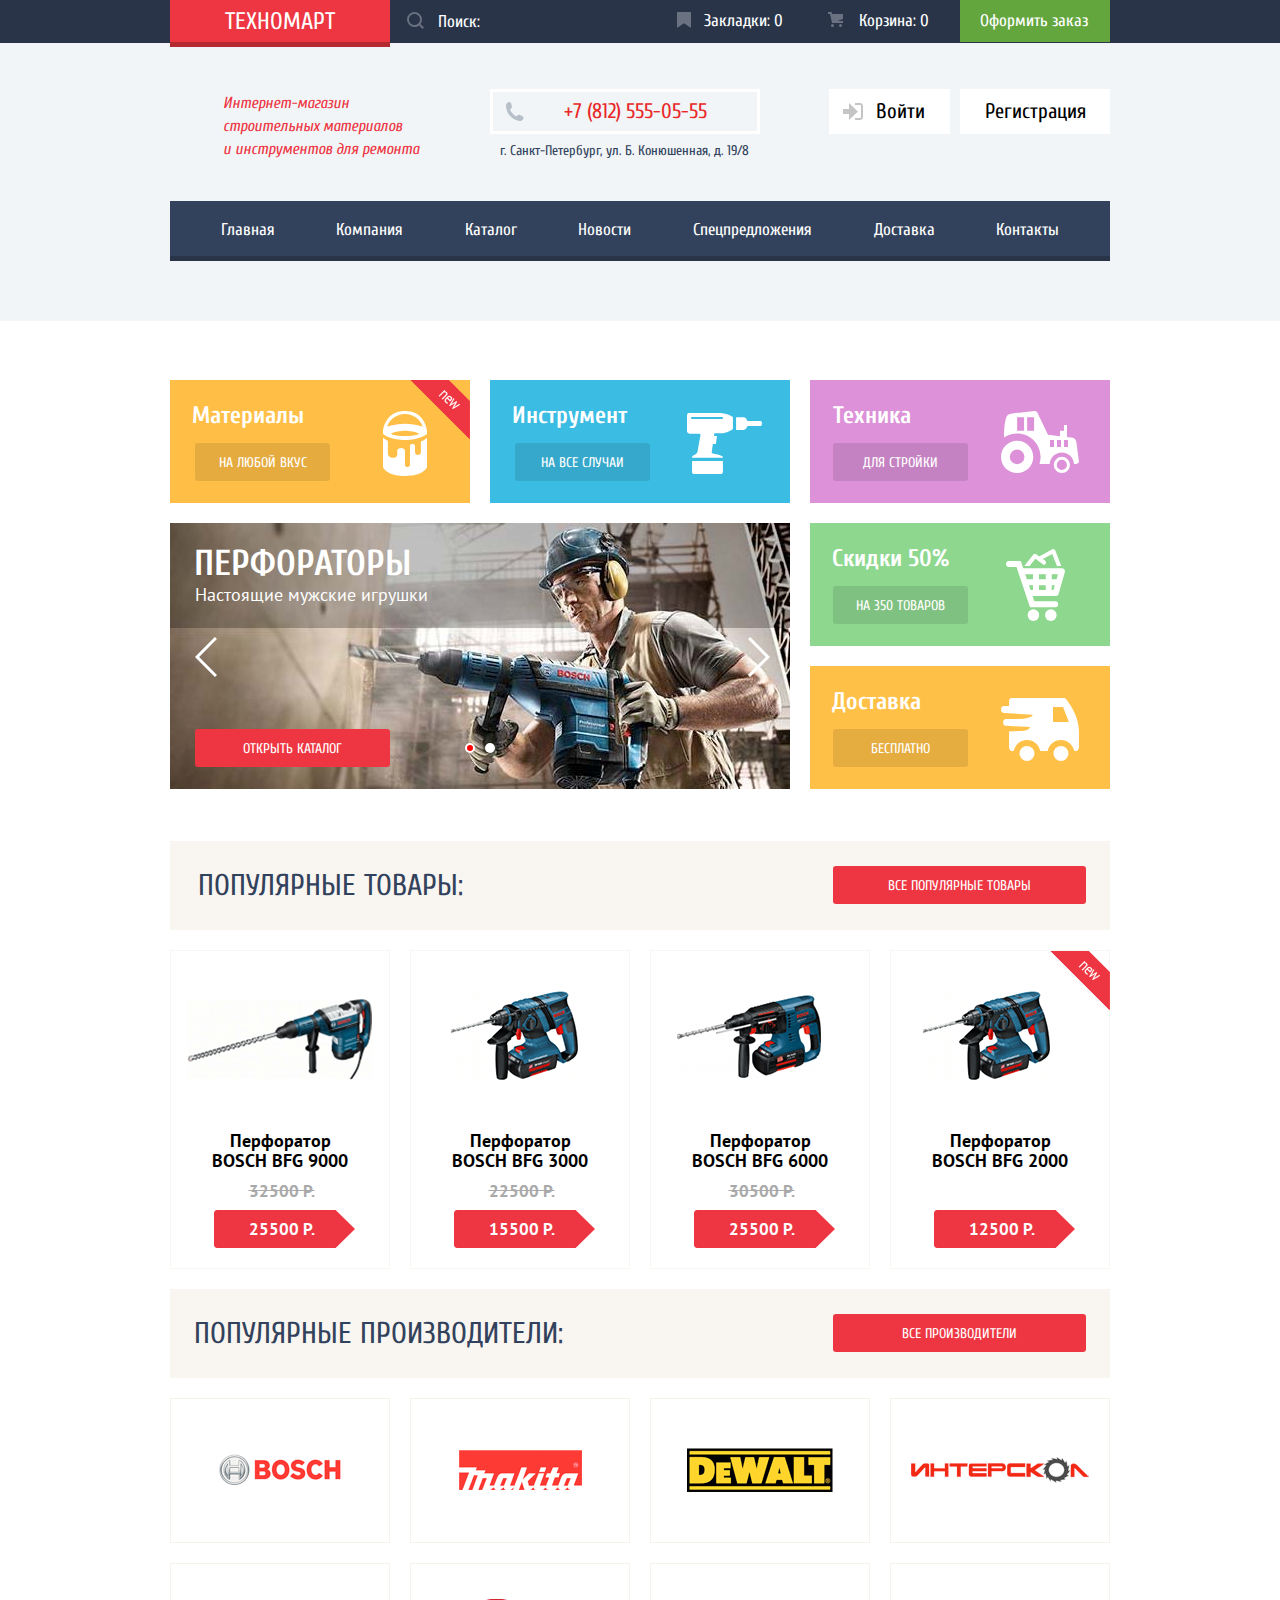
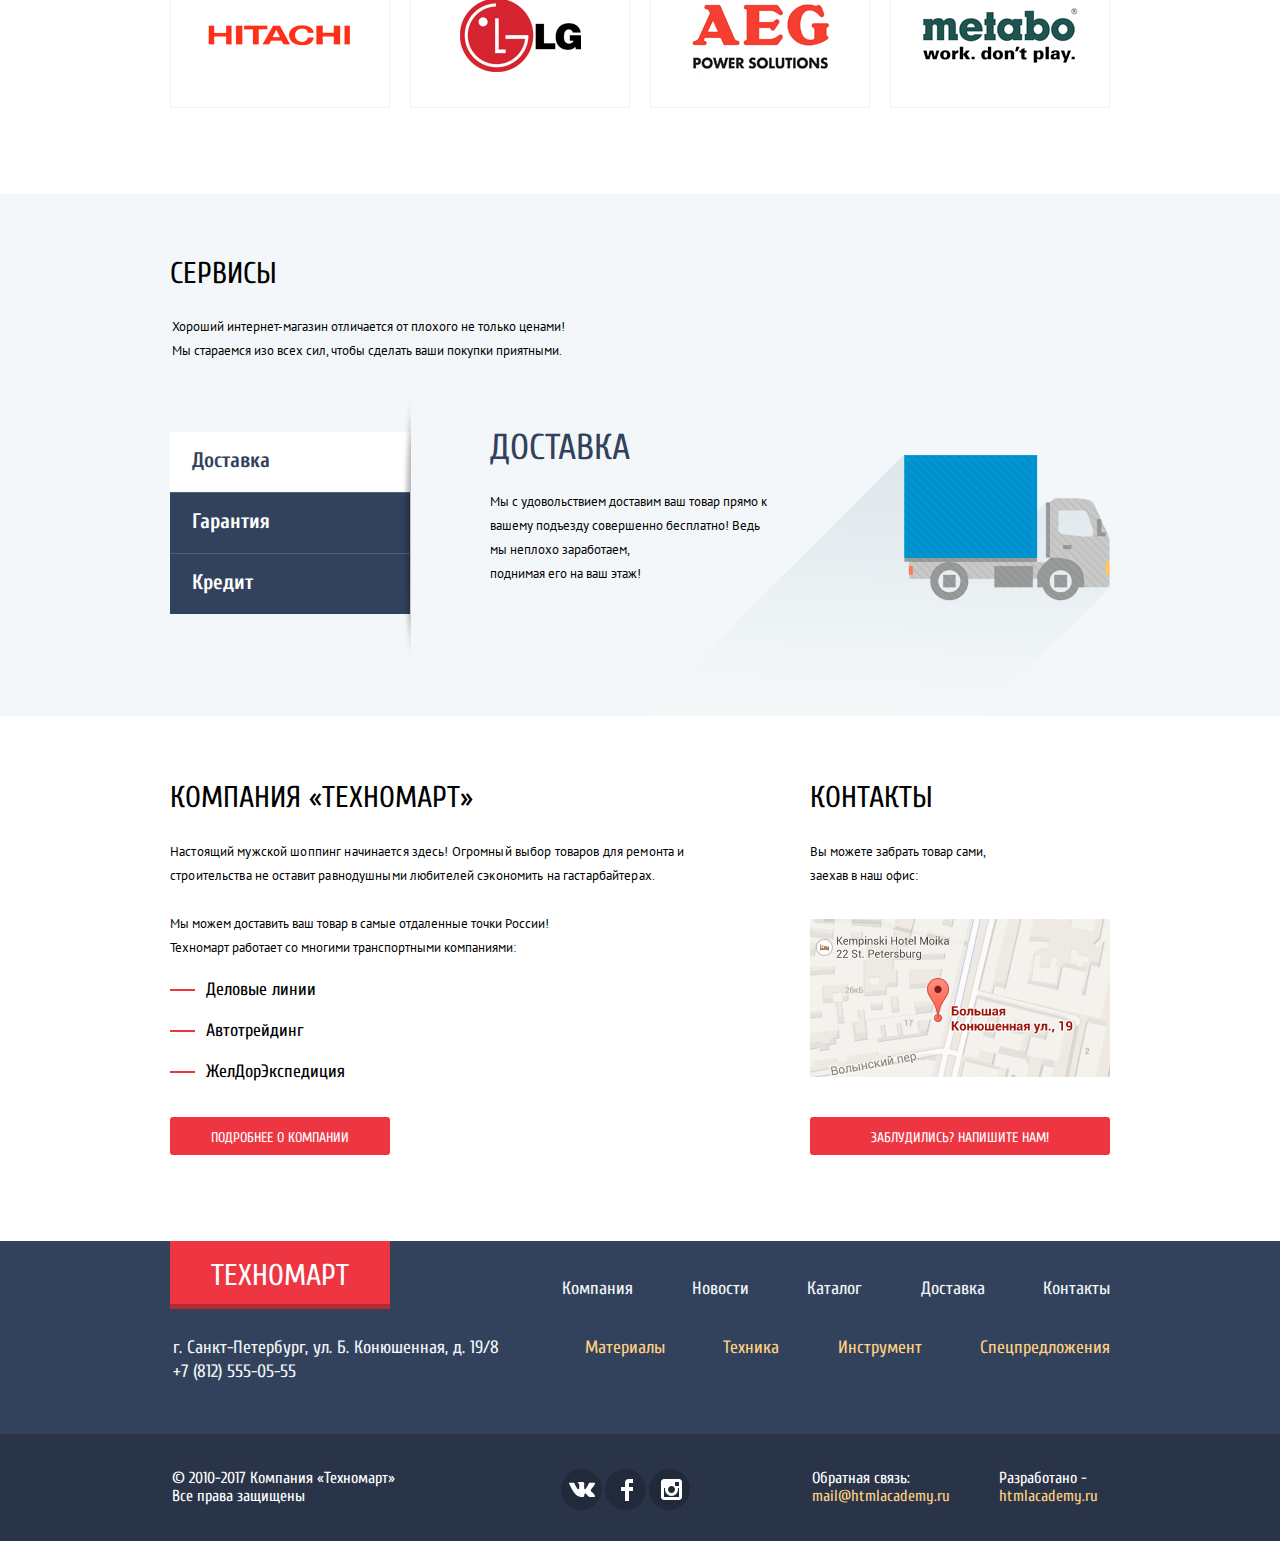
<file: index.html>
<!DOCTYPE html>
<html lang="ru">

<head>
    <meta charset="utf-8">
    <title>HTML Academy: Техномарт</title>
    <link href="https://fonts.googleapis.com/css?family=PT+Sans:400,400i,700&amp;subset=cyrillic" rel="stylesheet">
    <link href="https://fonts.googleapis.com/css?family=Cuprum:400,400i,700&amp;subset=cyrillic" rel="stylesheet">
    <link href="css/normalize.css" rel="stylesheet">
    <link href="css/style.css" rel="stylesheet">
</head>

<body>
    <header class="main-header">
        <div class="main-user-navigation-wrap">
            <nav class="main-user-navigation container">
                <ul class="user-navigation container">
                    <li>
                        <div class="site-logo">
                            <span class="logo-text">ТЕХНОМАРТ</span>
                        </div>
                    </li>
                    <li>
                        <label for="search-field">
                            <input class="search-item" type="search" name="site-search" id="search-field" placeholder="Поиск:">
                        </label>
                    </li>
                    <li><a class="bookmarks" href="#">Закладки: 0</a></li>
                    <li><a class="cart" href="#">Корзина: 0</a></li>
                    <li><a class="checkout" href="#">Оформить заказ</a></li>
                </ul>
            </nav>
        </div>
        <div class="menu-info-block">
            <div class="menu-info-subblock container">
                <div class="header-description-wrap">
                    <p class="header-site-description">
                        Интернет-магазин строительных материалов&nbsp;&nbsp;&nbsp;&nbsp; и инструментов для ремонта
                    </p>
                </div>
                <ul class="header-contacts">
                    <li class="phone">+7 (812) 555-05-55</li>
                    <li class="location">г. Санкт-Петербург, ул. Б. Конюшенная, д. 19/8</li>
                </ul>
                <nav class="user-account-control">
                    <ul class="user-navigation">
                        <li><a class="user-login" href="login.html">Войти</a></li>
                        <li><a class="user-registration" href="registration.html">Регистрация</a></li>
                    </ul>
                </nav>
            </div>
            <nav class="main-navigation container">
                <ul class="site-navigation container">
                    <li><a class="main-menu-item index">Главная</a></li>
                    <li><a class="main-menu-item company" href="company.html">Компания</a></li>
                    <li><a class="main-menu-item catalog-link" href="catalog.html">Каталог</a></li>
                    <li><a class="main-menu-item news" href="news.html">Новости</a></li>
                    <li><a class="main-menu-item special" href="special.html">Спецпредложения</a></li>
                    <li><a class="main-menu-item delivery" href="delivery.html">Доставка</a></li>
                    <li><a class="main-menu-item contacts" href="contacts.html">Контакты</a></li>
                </ul>
            </nav>
        </div>
    </header>

    <main class="content">
        <h1 class="visually-hidden">Товары и промо</h1>
        <section class="promo-blocks container">
            <ul class="promo-list">
                <li class="promo-item materials">
                    <h2>Материалы</h2>
                    <a href="#">На любой вкус</a>
                </li>
                <li class="promo-item instruments">
                    <h2>Инструмент</h2>
                    <a href="#">На все случаи</a>
                </li>
                <li class="promo-item vehicle">
                    <h2>Техника</h2>
                    <a href="#">Для стройки</a>
                </li>
                <li class="promo-slider">
                    <input class="visually-hidden toggle-promo-1" type="radio" name="promo-toggle" id="promo-slider-1" checked>
                    <input class="visually-hidden toggle-promo-2" type="radio" name="promo-toggle" id="promo-slider-2">
                    <div class="promo-slider-control">
                        <label for="promo-slider-1"><i class="promo--1"></i></label>
                        <label for="promo-slider-2"><i class="promo--2"></i></label>
                    </div>
                    <ul class="promo-slider-list">
                        <li class="promo-slider-item">
                            <h3>ПЕРФОРАТОРЫ</h3>
                            <p>Настоящие мужские игрушки</p>
                            <a class="button" href="catalog.html">Открыть каталог</a>
                        </li>
                        <li class="promo-slider-item">
                            <h3>ДРЕЛИ</h3>
                            <p>Соседям на радость!</p>
                            <a class="button" href="catalog.html">Открыть каталог</a>
                        </li>
                    </ul>
                    <label for="promo-slider-1"><span class="left-arrow"></span></label>
                    <label for="promo-slider-2"><span class="right-arrow"></span></label>
                </li>
                <li class="promo-item promo-column">
                    <div class="discount">
                        <h2>Скидки 50%</h2>
                        <a href="#">На 350 товаров</a>
                    </div>
                    <div class="delivery">
                        <h2>Доставка</h2>
                        <a href="#">Бесплатно</a>
                    </div>
                </li>
            </ul>
        </section>
        <section class="product-blocks container">
            <div class="popular-products">
                <h2>Популярные товары:</h2>
                <a href="#">Все популярные товары</a>
            </div>
            <ul class="product-list">
                <li class="product-item">
                    <div class="img-wrap">
                        <img src="img/bfg-9000.png" width="184" height="164" alt="BOSCH BFG 9000">
                    </div>
                    <div class="price-wrap">
                        <h3>Перфоратор BOSCH BFG 9000</h3>
                        <s>32500 Р.</s>
                        <b>25500 Р.</b>
                    </div>
                    <div class="product-hover-buttons">
                        <a class="button buy-button" href="#">Купить</a>
                        <button class="button add-bookmark-button" type="button">В закладки</button>
                    </div>
                </li>
                <li class="product-item">
                    <div class="img-wrap">
                        <img src="img/bfg-3000.png" width="127" height="112" alt="BOSCH BFG 3000">
                    </div>
                    <div class="price-wrap">
                        <h3>Перфоратор BOSCH BFG 3000</h3>
                        <s>22500 Р.</s>
                        <b>15500 Р.</b>
                    </div>
                    <div class="product-hover-buttons">
                        <a class="button buy-button" href="#">Купить</a>
                        <button class="button add-bookmark-button" type="button">В закладки</button>
                    </div>
                </li>
                <li class="product-item">
                    <div class="img-wrap">
                        <img src="img/bfg-6000.png" width="144" height="128" alt="BOSCH BFG 6000">
                    </div>
                    <div class="price-wrap">
                        <h3>Перфоратор BOSCH BFG 6000</h3>
                        <s>30500 Р.</s>
                        <b>25500 Р.</b>
                    </div>
                    <div class="product-hover-buttons">
                        <a class="button buy-button" href="#">Купить</a>
                        <button class="button add-bookmark-button" type="button">В закладки</button>
                    </div>
                </li>
                <li class="product-item">
                    <div class="img-wrap">
                        <img src="img/bfg-2000.png" width="127" height="112" alt="BOSCH BFG 2000">
                    </div>
                    <div class="price-wrap">
                        <h3>Перфоратор BOSCH BFG 2000</h3>
                        <span class="hidden-price">Старая цена</span>
                        <b>12500 Р.</b>
                    </div>
                    <div class="product-hover-buttons">
                        <a class="button buy-button" href="#">Купить</a>
                        <button class="button add-bookmark-button" type="button">В закладки</button>
                    </div>
                </li>
            </ul>
        </section>
        <section class="producer-blocks container">
            <div class="popular-producers">
                <h2>Популярные производители:</h2>
                <a href="#">Все производители</a>
            </div>
            <ul class="producer-list">
                <li class="producer-item">
                    <h3 class="visually-hidden">BOSCH</h3>
                    <a href="#"><img src="img/bosch-logo.png" width="126" height="37" alt="Bosch"></a>
                </li>
                <li class="producer-item">
                    <h3 class="visually-hidden">MAKITA</h3>
                    <a href="#"><img src="img/makita-logo.png" width="123" height="40" alt="Makita"></a>
                </li>
                <li class="producer-item">
                    <h3 class="visually-hidden">DeWALT</h3>
                    <a href="#"><img src="img/dewalt-logo.png" width="146" height="44" alt="DeWALT"></a>
                </li>
                <li class="producer-item">
                    <h3 class="visually-hidden">ИНТЕРСКОЛ</h3>
                    <a href="#"><img src="img/interscol-logo.png" width="178" height="28" alt="Интерскол"></a>
                </li>
                <li class="producer-item">
                    <h3 class="visually-hidden">HITACHI</h3>
                    <a href="#"><img src="img/hitachi-logo.png" width="169" height="31" alt="Hitachi"></a>
                </li>
                <li class="producer-item">
                    <h3 class="visually-hidden">LG</h3>
                    <a href="#"><img src="img/lg-logo.png" width="121" height="73" alt="LG"></a>
                </li>
                <li class="producer-item">
                    <h3 class="visually-hidden">AEG</h3>
                    <a href="#"><img src="img/aeg-logo.png" width="151" height="96" alt="AEG"></a>
                </li>
                <li class="producer-item">
                    <h3 class="visually-hidden">METABO</h3>
                    <a href="#"><img src="img/metabo-logo.png" width="204" height="69" alt="Metabo"></a>
                </li>
            </ul>
        </section>
        <div class="service-block-wrap">
            <section class="service-block container">
                <div class="service-article-wrap">
                    <h2>Сервисы</h2>
                    <p>Хороший интернет-магазин отличается от плохого не только ценами! Мы стараемся изо всех сил, чтобы сделать ваши покупки приятными.</p>
                </div>
                <div class="service-slider">
                    <input class="visually-hidden toggle-service-1" name="service-slider-group" id="delivery" type="radio" checked>
                    <input class="visually-hidden toggle-service-2" name="service-slider-group" id="guarantee" type="radio">
                    <input class="visually-hidden toggle-service-3" name="service-slider-group" id="credit" type="radio">
                    <div class="service-slider-control">
                        <label for="delivery">
                            <span class="delivery-active slider-button-wrap">
                                <span class="button-text">Доставка</span>
                            </span>
                        </label>
                        <label for="guarantee">
                            <span class="guarantee-active slider-button-wrap">
                                <span class="button-text">Гарантия</span>
                            </span>
                        </label>
                        <label for="credit">
                            <span class="credit-active slider-button-wrap">
                                <span class="button-text">Кредит</span>
                            </span>
                        </label>
                    </div>
                    <ul class="service-slider-list">
                        <li class="service-slider-item">
                            <h3>ДОСТАВКА</h3>
                            <p class="delivery-description">
                                Мы с удовольствием доставим ваш товар прямо к вашему подъезду совершенно бесплатно! Ведь мы неплохо заработаем, <br> поднимая его на ваш этаж!
                            </p>
                        </li>
                        <li class="service-slider-item">
                            <h3>ГАРАНТИЯ</h3>
                            <p class="guarantee-description">
                                Если купленный у нас товар поломается или заискрит, а также в случае пожара, спровоцированного его возгаранием, вы всегда можете быть уверены в нашей гарантии. Мы обменяем сгоревший товар на новый. Дом уж восстановите как-нибудь сами.
                            </p>
                        </li>
                        <li class="service-slider-item">
                            <h3>КРЕДИТ</h3>
                            <p class="credit-description">
                                Залезть в долговую яму стало проще! Кредитные консультанты придут вам на помощь.
                            </p>
                            <a href="#">Отправить заявку</a>
                        </li>
                    </ul>
                </div>

            </section>
        </div>
        <section class="about-block container">
            <h2 class="visually-hidden">О компании</h2>
            <section class="about-us">
                <h3>Компания «Техномарт»</h3>
                <div class="about-content-wrap">
                    <p>
                        Настоящий мужской шоппинг начинается здесь! Огромный выбор товаров для ремонта и строительства не оставит равнодушными любителей сэкономить на гастарбайтерах.
                    </p>
                    <p>
                        Мы можем доставить ваш товар в самые отдаленные точки России!<br> Техномарт работает со многими транспортными компаниями:
                    </p>
                    <ul>
                        <li>Деловые линии</li>
                        <li>Автотрейдинг</li>
                        <li>ЖелДорЭкспедиция</li>
                    </ul>
                </div>
                <a class="button about-us-button" href="#">Подробнее о компании</a>
            </section>
            <section class="contacts">
                <h3>Контакты</h3>
                <div class="contacts-content-wrap">
                    <p>Вы можете забрать товар сами, заехав в наш офис:</p>
                    <a href="#"><img src="img/map.png" width="300" height="158" alt="Карта проезда"></a>
                </div>
                <button class="write-us-button" type="button">Заблудились? Напишите нам!</button>
            </section>
        </section>
    </main>

    <footer class="main-footer">
        <div class="footer-navigation-wrap">
            <div class="footer-navigation-block container">
                <nav class="footer-navigation-row1">
                    <div class="footer-site-logo">
                        <span class="logo-text">ТЕХНОМАРТ</span>
                    </div>
                    <ul class="site-navigation">
                        <li><a class="footer-menu-item" href="company.html">Компания</a></li>
                        <li><a class="footer-menu-item" href="news.html">Новости</a></li>
                        <li><a class="footer-menu-item" href="catalog.html">Каталог</a></li>
                        <li><a class="footer-menu-item" href="delivery.html">Доставка</a></li>
                        <li><a class="footer-menu-item" href="contacts.html">Контакты</a></li>
                    </ul>
                </nav>
                <nav class="footer-navigation-row2 container">
                    <p class="footer-contacts">
                        г. Санкт-Петербург, ул. Б. Конюшенная, д. 19/8<br> +7 (812) 555-05-55
                    </p>
                    <ul class="site-navigation">
                        <li><a class="footer-menu-item" href="#">Материалы</a></li>
                        <li><a class="footer-menu-item" href="#">Техника</a></li>
                        <li><a class="footer-menu-item" href="#">Инструмент</a></li>
                        <li><a class="footer-menu-item" href="#">Спецпредложения</a></li>
                    </ul>
                </nav>
            </div>
        </div>
        <div class="footer-info-wrap">
            <div class="footer-info-block container">
                <p class="footer-copyright all-rights-reserved">
                    © 2010-2017 Компания «Техномарт» Все права защищены
                </p>
                <div class="footer-social">
                    <ul>
                        <li><a class="social-button vk-button" href="#"><span class="visually-hidden">Вконтакте</span></a></li>
                        <li><a class="social-button facebook-button" href="#"><span class="visually-hidden">Фейсбук</span></a></li>
                        <li><a class="social-button instagram-button" href="#"><span class="visually-hidden">Инстаграм</span></a></li>
                    </ul>
                </div>
                <div class="footer-links">
                    <p class="footer-copyright footer-mail">
                        Обратная связь:
                        <a href="#">mail@htmlacademy.ru</a>
                    </p>
                    <p class="footer-copyright footer-landing">
                        Разработано -
                        <a href="https://htmlacademy.ru">htmlacademy.ru</a>
                    </p>
                </div>
            </div>
        </div>
    </footer>

    <section class="modal modal-write-us">
        <h3 class="visually-hidden">Напишите нам!</h3>
        <div class="modal-write-us-wrap">
            <button class="modal-close" type="button"><span class="visually-hidden">Закрыть</span></button>
            <form class="feedback" action="#" method="post">
                <div class="form-fields-wrap container">
                    <div class="name-field">
                        <label for="user-name">Ваше имя:</label>
                        <input type="text" name="name" id="user-name" placeholder="Представьтесь, пожалуйста" required>
                    </div>
                    <div class="email-field">
                        <label for="user-email">Ващ e-mail:</label>
                        <input type="text" name="email" id="user-email" placeholder="Для отправки ответа" required>
                    </div>
                    <div class="message-field">
                        <label for="user-message">Текст письма:</label>
                        <textarea name="message" id="user-message" placeholder="В свободной форме"></textarea>
                    </div>
                </div>
                <div class="button-wrap">
                    <button class="button button-submit" type="submit">Отправить</button>
                </div>
            </form>
        </div>
    </section>

    <script>
        var popup = document.querySelector(".modal-write-us");
        var showPopup = document.querySelector(".write-us-button");
        var closePopup = popup.querySelector(".modal-close");
        var userName = popup.querySelector("[name=name]");

        showPopup.addEventListener("click", function(evt) {
            evt.preventDefault();
            popup.classList.add("modal-show");
            userName.focus();
        });
        closePopup.addEventListener("click", function(evt) {
            evt.preventDefault();
            popup.classList.remove("modal-show");
        });
        window.addEventListener("keydown", function(evt) {
            if (evt.keyCode === 27) {
                if (popup.classList.contains("modal-show")) {
                    popup.classList.remove("modal-show");
                }
            }
        });

    </script>

</body>
</file>
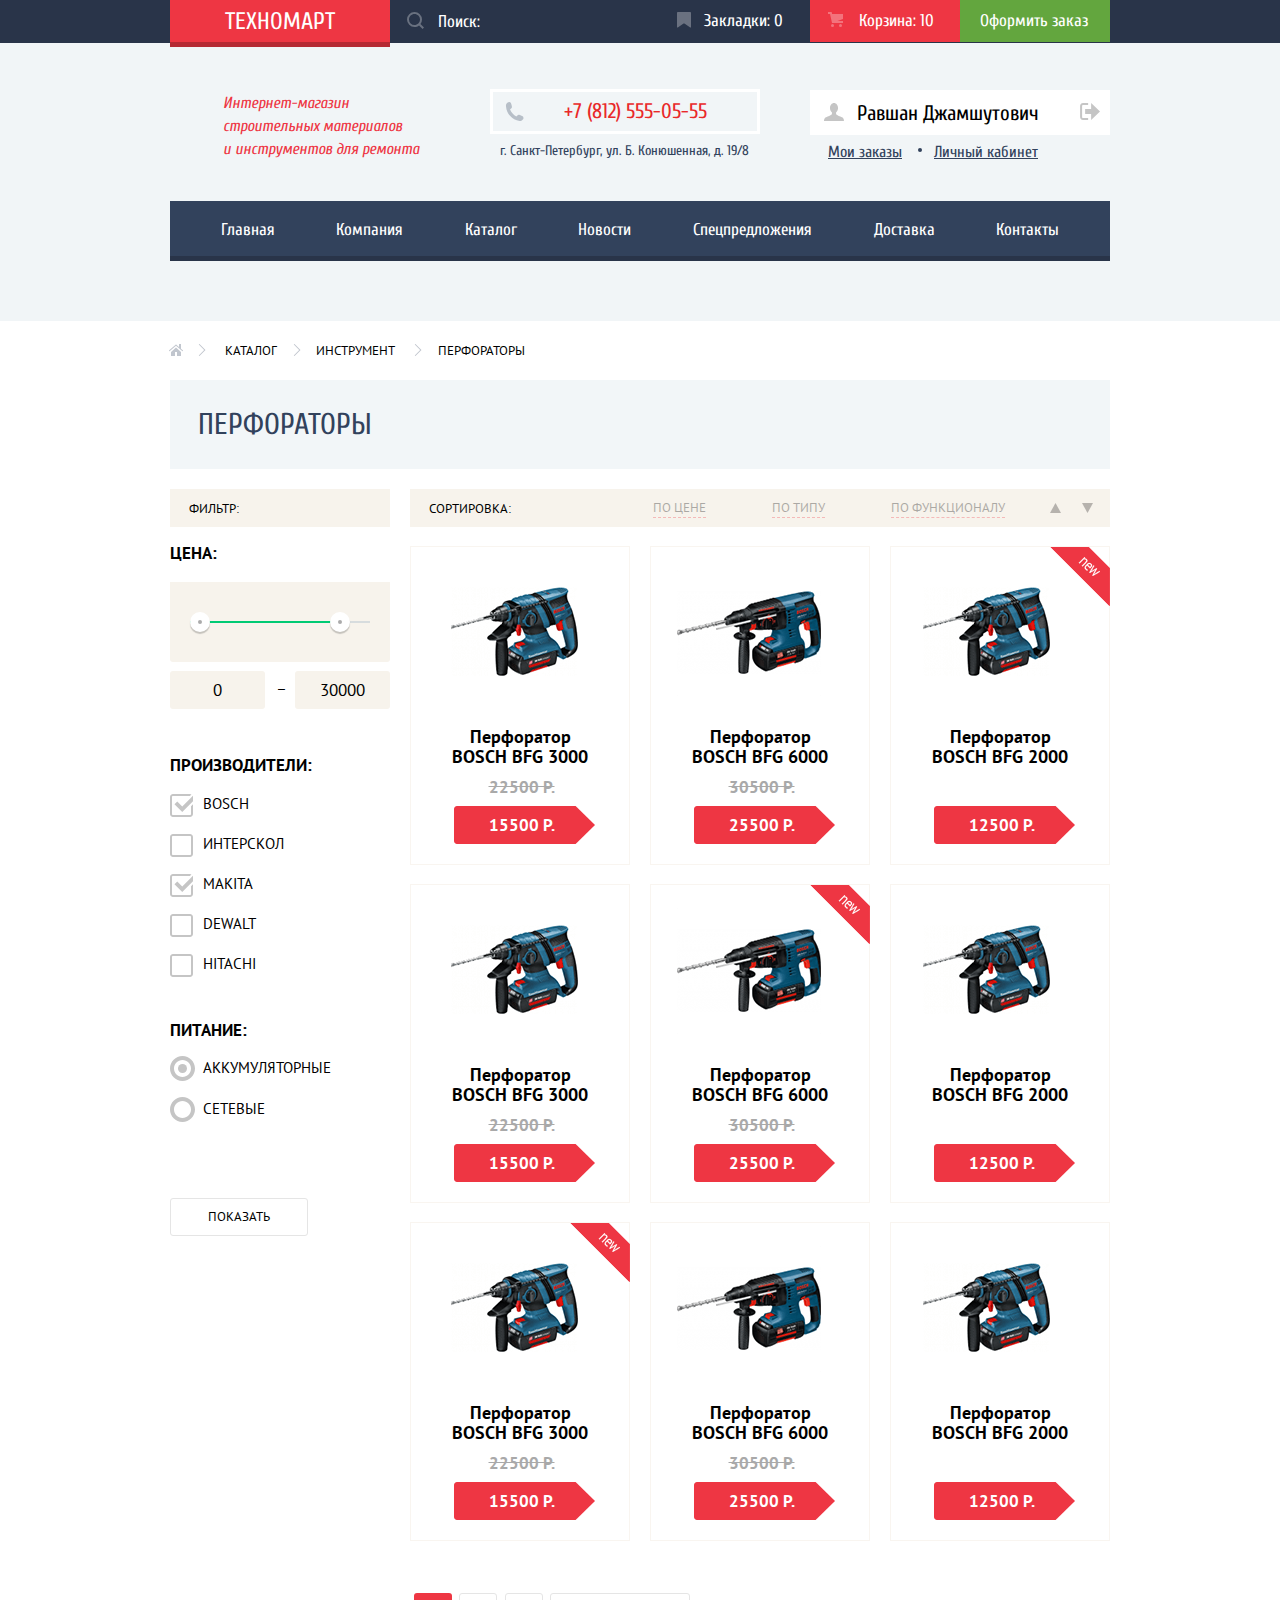
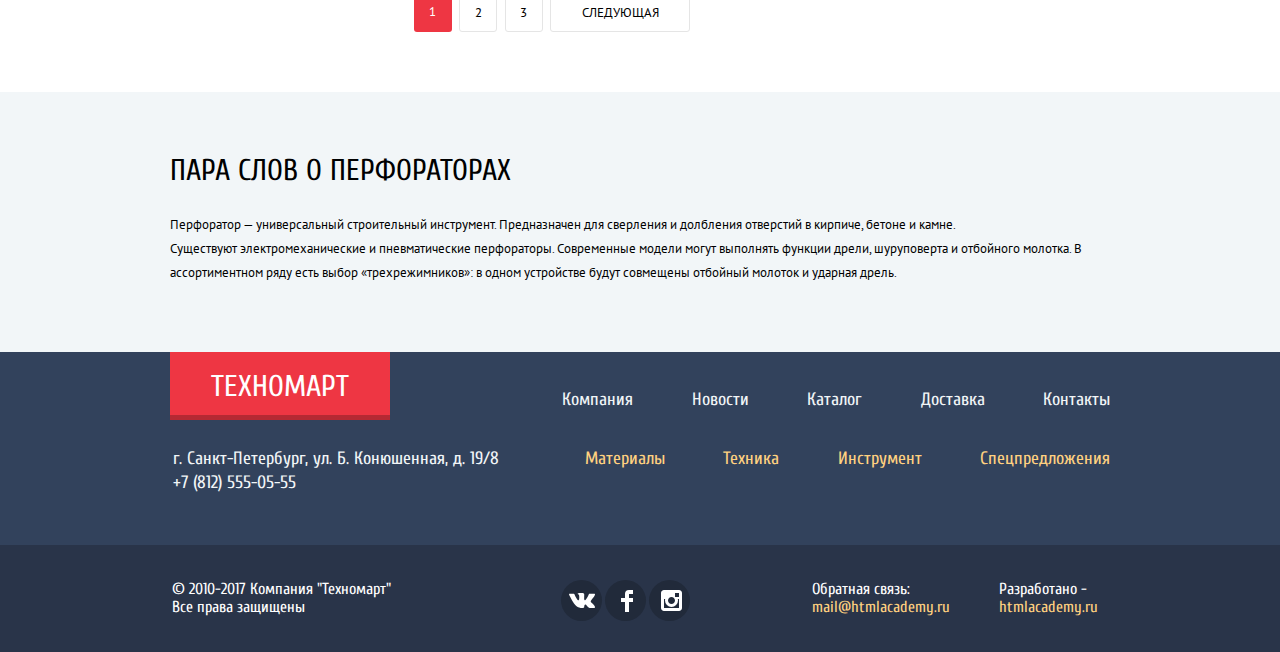
<file: catalog.html>
<!DOCTYPE html>
<html lang="ru">

<head>
    <meta charset="utf-8">
    <title>Каталог</title>
    <link href="https://fonts.googleapis.com/css?family=PT+Sans:400,400i,700&amp;subset=cyrillic" rel="stylesheet">
    <link href="https://fonts.googleapis.com/css?family=Cuprum:400,400i,700&amp;subset=cyrillic" rel="stylesheet">
    <link href="css/normalize.css" rel="stylesheet">
    <link href="css/style.css" rel="stylesheet">
</head>

<body>
    <header class="main-header catalog-header">
        <div class="main-user-navigation-wrap">
            <nav class="main-user-navigation container">
                <ul class="user-navigation container">
                    <li>
                        <div class="site-logo-link">
                            <span class="logo-text"><a class="logo-home" href="index.html">ТЕХНОМАРТ</a></span>
                        </div>
                    </li>
                    <li>
                        <label for="search-field">
                            <input class="search-item" type="search" name="site-search" id="search-field" placeholder="Поиск:">
                        </label>
                    </li>
                    <li><a class="bookmarks" href="#">Закладки: 0</a></li>
                    <li><a class="cart cart-active" href="#">Корзина: 10</a></li>
                    <li><a class="checkout" href="#">Оформить заказ</a></li>
                </ul>
            </nav>
        </div>
        <div class="menu-info-block">
            <div class="menu-info-subblock container">
                <div class="header-description-wrap">
                    <p class="header-site-description">
                        Интернет-магазин строительных материалов&nbsp;&nbsp;&nbsp;&nbsp; и инструментов для ремонта
                    </p>
                </div>
                <ul class="header-contacts">
                    <li class="phone">+7 (812) 555-05-55</li>
                    <li class="location">г. Санкт-Петербург, ул. Б. Конюшенная, д. 19/8</li>
                </ul>
                <nav class="user-account-control container">
                    <ul class="logged-user-control container">
                        <li>
                            <div class="account-btn-wrap">
                                <a class="user-profile" href="#">Равшан Джамшутович</a>
                                <a class="user-logout" href="#"><span class="visually-hidden">Выйти</span></a>
                            </div>
                        </li>
                        <li>
                            <div class="account-btn-wrap">
                                <a class="user-account-btn" href="#">Мои заказы</a>
                                <a class="user-account-btn list-style-dot" href="#">Личный кабинет</a>
                            </div>
                        </li>
                    </ul>
                </nav>
            </div>
            <nav class="main-navigation container">
                <ul class="site-navigation container">
                    <li><a class="main-menu-item index" href="index.html">Главная</a></li>
                    <li><a class="main-menu-item company" href="company.html">Компания</a></li>
                    <li><a class="main-menu-item catalog-link" href="catalog.html">Каталог</a></li>
                    <li><a class="main-menu-item news" href="news.html">Новости</a></li>
                    <li><a class="main-menu-item special" href="special.html">Спецпредложения</a></li>
                    <li><a class="main-menu-item delivery" href="delivery.html">Доставка</a></li>
                    <li><a class="main-menu-item contacts" href="contacts.html">Контакты</a></li>
                </ul>
            </nav>
        </div>
    </header>

    <main class="content">
        <div class="breadcrumbs container">
            <ul class="breadcrumbs-list">
                <li><a class="breadcrumbs-item home-icon" href="#"><span class="visually-hidden">Домой</span></a></li>
                <li><a class="breadcrumbs-item" href="#">Каталог</a></li>
                <li><a class="breadcrumbs-item" href="#">Инструмент</a></li>
                <li class="breadcrumbs-current">Перфораторы</li>
            </ul>
        </div>
        <div class="page-title-wrap container">
            <h1>Перфораторы</h1>
        </div>
        <div class="catalog-wrap container">
            <section class="filter">
                <form class="filter-options" action="#" method="get">
                    <div class="title-wrap">
                        <h2>Фильтр:</h2>
                    </div>
                    <fieldset class="filter-item price-option">
                        <legend>Цена:</legend>
                        <div class="price-option-wrap">
                            <div class="range-controls">
                                <div class="scale">
                                    <div class="bar"></div>
                                </div>
                                <div class="range-toggle range-toggle-min"></div>
                                <div class="range-toggle range-toggle-max"></div>
                            </div>
                            <div class="filter-min-value"><span>0</span></div>
                            <div class="filter-max-value"><span>30000</span></div>
                        </div>
                    </fieldset>
                    <fieldset class="filter-item producer-option">
                        <legend>Производители:</legend>
                        <ul class="producer-list">
                            <li class="producer-item">
                                <label for="producer-bosch">
                                    <input type="checkbox" name="bosch" id="producer-bosch" checked>
                                    <span class="checkbox-indicator"></span>
                                    Bosch
                                </label>
                            </li>
                            <li class="producer-item">
                                <label for="producer-interscol">
                                    <input type="checkbox" name="interscol" id="producer-interscol">
                                    <span class="checkbox-indicator"></span>
                                    Интерскол
                                </label>
                            </li>
                            <li class="producer-item">
                                <label for="producer-makita">
                                    <input type="checkbox" name="makita" id="producer-makita" checked>
                                    <span class="checkbox-indicator"></span>
                                    Makita
                                </label>
                            </li>
                            <li class="producer-item">
                                <label for="producer-dewalt">
                                    <input type="checkbox" name="dewalt" id="producer-dewalt">
                                    <span class="checkbox-indicator"></span>
                                    DeWalt
                                </label>
                            </li>
                            <li class="producer-item">
                                <label for="producer-hitachi">
                                    <input type="checkbox" name="hitachi" id="producer-hitachi">
                                    <span class="checkbox-indicator"></span>
                                    Hitachi
                                </label>
                            </li>
                        </ul>
                    </fieldset>
                    <fieldset class="filter-item power-option">
                        <legend>Питание:</legend>
                        <ul class="power-supply-list">
                            <li class="power-supply-item">
                                <label for="power-battery">
                                    <input type="radio" name="power-group" id="power-battery" checked>
                                    <span class="radio-indicator"></span>
                                    Аккумуляторные
                                </label>
                            </li>
                            <li class="power-supply-item">
                                <label for="power-network">
                                    <input type="radio" name="power-group" id="power-network">
                                    <span class="radio-indicator"></span>
                                    Сетевые
                                </label>
                            </li>
                        </ul>
                    </fieldset>
                    <button class="button button-show" type="submit">Показать</button>
                </form>
            </section>
            <section class="catalog">
                <h2 class="visually-hidden">Каталог</h2>
                <section class="sorting">
                    <h2>Сортировка:</h2>
                    <ul class="sorting-buttons-list">
                        <li><a class="sorting-button" href="#">По цене</a></li>
                        <li><a class="sorting-button" href="#">По типу</a></li>
                        <li><a class="sorting-button" href="#">По функционалу</a></li>
                        <li><a class="btn-arrow-up" href="#"><span class="visually-hidden">Сверху-вниз</span></a></li>
                        <li><a class="btn-arrow-down" href="#"><span class="visually-hidden">Снизу-вверх</span></a></li>
                    </ul>
                </section>
                <section class="products">
                    <ul class="catalog-product-list">
                        <li class="product-item">
                            <div class="img-wrap">
                                <img src="img/bfg-3000.png" width="127" height="112" alt="BOSCH BFG 3000">
                            </div>
                            <div class="price-wrap">
                                <h3>Перфоратор BOSCH BFG 3000</h3>
                                <s>22500 Р.</s>
                                <b>15500 Р.</b>
                            </div>
                            <div class="product-hover-buttons">
                                <a class="button buy-button" href="#">Купить</a>
                                <button class="button add-bookmark-button" onclick="showPopup()" type="button">В закладки</button>
                            </div>
                        </li>
                        <li class="product-item">
                            <div class="img-wrap">
                                <img src="img/bfg-6000.png" width="144" height="128" alt="BOSCH BFG 6000">
                            </div>
                            <div class="price-wrap">
                                <h3>Перфоратор BOSCH BFG 6000</h3>
                                <s>30500 Р.</s>
                                <b>25500 Р.</b>
                            </div>
                            <div class="product-hover-buttons">
                                <a class="button buy-button" href="#">Купить</a>
                                <button class="button add-bookmark-button" onclick="showPopup()" type="button">В закладки</button>
                            </div>
                        </li>
                        <li class="product-item">
                            <div class="img-wrap">
                                <img src="img/bfg-2000.png" width="127" height="112" alt="BOSCH BFG 2000">
                            </div>
                            <div class="price-wrap">
                                <h3>Перфоратор BOSCH BFG 2000</h3>
                                <span class="hidden-price">Старая цена</span>
                                <b>12500 Р.</b>
                            </div>
                            <div class="product-hover-buttons">
                                <a class="button buy-button" href="#">Купить</a>
                                <button class="button add-bookmark-button" onclick="showPopup()" type="button">В закладки</button>
                            </div>
                        </li>
                        <li class="product-item">
                            <div class="img-wrap">
                                <img src="img/bfg-3000.png" width="127" height="112" alt="BOSCH BFG 3000">
                            </div>
                            <div class="price-wrap">
                                <h3>Перфоратор BOSCH BFG 3000</h3>
                                <s>22500 Р.</s>
                                <b>15500 Р.</b>
                            </div>
                            <div class="product-hover-buttons">
                                <a class="button buy-button" href="#">Купить</a>
                                <button class="button add-bookmark-button" onclick="showPopup()" type="button">В закладки</button>
                            </div>
                        </li>
                        <li class="product-item">
                            <div class="img-wrap">
                                <img src="img/bfg-6000.png" width="144" height="128" alt="BOSCH BFG 6000">
                            </div>
                            <div class="price-wrap">
                                <h3>Перфоратор BOSCH BFG 6000</h3>
                                <s>30500 Р.</s>
                                <b>25500 Р.</b>
                            </div>
                            <div class="product-hover-buttons">
                                <a class="button buy-button" href="#">Купить</a>
                                <button class="button add-bookmark-button" onclick="showPopup()" type="button">В закладки</button>
                            </div>
                        </li>
                        <li class="product-item">
                            <div class="img-wrap">
                                <img src="img/bfg-2000.png" width="127" height="112" alt="BOSCH BFG 2000">
                            </div>
                            <div class="price-wrap">
                                <h3>Перфоратор BOSCH BFG 2000</h3>
                                <span class="hidden-price">Старая цена</span>
                                <b>12500 Р.</b>
                            </div>
                            <div class="product-hover-buttons">
                                <a class="button buy-button" href="#">Купить</a>
                                <button class="button add-bookmark-button" onclick="showPopup()" type="button">В закладки</button>
                            </div>
                        </li>
                        <li class="product-item">
                            <div class="img-wrap">
                                <img src="img/bfg-3000.png" width="127" height="112" alt="BOSCH BFG 3000">
                            </div>
                            <div class="price-wrap">
                                <h3>Перфоратор BOSCH BFG 3000</h3>
                                <s>22500 Р.</s>
                                <b>15500 Р.</b>
                            </div>
                            <div class="product-hover-buttons">
                                <a class="button buy-button" href="#">Купить</a>
                                <button class="button add-bookmark-button" onclick="showPopup()" type="button">В закладки</button>
                            </div>
                        </li>
                        <li class="product-item">
                            <div class="img-wrap">
                                <img src="img/bfg-6000.png" width="144" height="128" alt="BOSCH BFG 6000">
                            </div>
                            <div class="price-wrap">
                                <h3>Перфоратор BOSCH BFG 6000</h3>
                                <s>30500 Р.</s>
                                <b>25500 Р.</b>
                            </div>
                            <div class="product-hover-buttons">
                                <a class="button buy-button" href="#">Купить</a>
                                <button class="button add-bookmark-button" onclick="showPopup()" type="button">В закладки</button>
                            </div>
                        </li>
                        <li class="product-item">
                            <div class="img-wrap">
                                <img src="img/bfg-2000.png" width="127" height="112" alt="BOSCH BFG 2000">
                            </div>
                            <div class="price-wrap">
                                <h3>Перфоратор BOSCH BFG 2000</h3>
                                <span class="hidden-price">Старая цена</span>
                                <b>12500 Р.</b>
                            </div>
                            <div class="product-hover-buttons">
                                <a class="button buy-button" href="#">Купить</a>
                                <button class="button add-bookmark-button" onclick="showPopup()" type="button">В закладки</button>
                            </div>
                        </li>
                    </ul>
                </section>
                <div class="page-navigation">
                    <ul class="pagination-list">
                        <li class="pagination-item-current">1</li>
                        <li><a class="pagination-item" href="#">2</a></li>
                        <li><a class="pagination-item" href="#">3</a></li>
                        <li><a class="page-next" href="#">СЛЕДУЮЩАЯ</a></li>
                    </ul>
                </div>
            </section>
        </div>
        <section class="about">
            <div class="about-wrap container">
                <h2>Пара слов о перфораторах</h2>
                <p>
                    Перфоратор — универсальный строительный инструмент. Предназначен для сверления и долбления отверстий в кирпиче, бетоне и камне.
                </p>
                <p>
                    Существуют электромеханические и пневматические перфораторы. Современные модели могут выполнять функции дрели, шуруповерта и отбойного молотка. В ассортиментном ряду есть выбор «трехрежимников»: в одном устройстве будут совмещены отбойный молоток и ударная дрель.
                </p>
            </div>
        </section>
    </main>

    <footer class="main-footer">
        <div class="footer-navigation-wrap">
            <div class="footer-navigation-block container">
                <nav class="footer-navigation-row1">
                    <div class="footer-site-logo-link">
                        <span class="logo-text"><a class="logo-home" href="index.html">ТЕХНОМАРТ</a></span>
                    </div>
                    <ul class="site-navigation">
                        <li><a class="footer-menu-item" href="company.html">Компания</a></li>
                        <li><a class="footer-menu-item" href="news.html">Новости</a></li>
                        <li><a class="footer-menu-item" href="catalog.html">Каталог</a></li>
                        <li><a class="footer-menu-item" href="delivery.html">Доставка</a></li>
                        <li><a class="footer-menu-item" href="contacts.html">Контакты</a></li>
                    </ul>
                </nav>
                <nav class="footer-navigation-row2 container">
                    <p class="footer-contacts">
                        г. Санкт-Петербург, ул. Б. Конюшенная, д. 19/8<br> +7 (812) 555-05-55
                    </p>
                    <ul class="site-navigation">
                        <li><a class="footer-menu-item" href="#">Материалы</a></li>
                        <li><a class="footer-menu-item" href="#">Техника</a></li>
                        <li><a class="footer-menu-item" href="#">Инструмент</a></li>
                        <li><a class="footer-menu-item" href="#">Спецпредложения</a></li>
                    </ul>
                </nav>
            </div>
        </div>
        <div class="footer-info-wrap">
            <div class="footer-info-block container">
                <p class="footer-copyright all-rights-reserved">
                    © 2010-2017 Компания "Техномарт" Все права защищены
                </p>
                <div class="footer-social">
                    <ul>
                        <li><a class="social-button vk-button" href="#"><span class="visually-hidden">Вконтакте</span></a></li>
                        <li><a class="social-button facebook-button" href="#"><span class="visually-hidden">Фейсбук</span></a></li>
                        <li><a class="social-button instagram-button" href="#"><span class="visually-hidden">Инстаграм</span></a></li>
                    </ul>
                </div>
                <div class="footer-links">
                    <p class="footer-copyright footer-mail">
                        Обратная связь:
                        <a href="#">mail@htmlacademy.ru</a>
                    </p>
                    <p class="footer-copyright footer-landing">
                        Разработано -
                        <a href="https://htmlacademy.ru">htmlacademy.ru</a>
                    </p>
                </div>
            </div>
        </div>
    </footer>

    <section class="modal modal-bookmark-added">
        <h3 class="visually-hidden">Товар добавлен в корзину!</h3>
        <div class="modal-bookmark-added-wrap">
            <button class="modal-close" type="button"><span class="visually-hidden">Закрыть</span></button>
            <div class="modal-text-wrap container">
                <span class="product-added">Товар добавлен в корзину!</span>
            </div>
            <div class="bookmark-buttons-wrap">
                <div class="modal-bookmark-buttons container">
                    <a class="checkout" href="#">Оформить заказ</a>
                    <button class="shop-continue" type="button">Продолжить покупки</button>
                </div>
            </div>
        </div>
    </section>

    <script>
        var popup = document.querySelector(".modal-bookmark-added");
        var closePopup = popup.querySelector(".modal-close");
        var continueBtn = popup.querySelector(".shop-continue");
        
        function showPopup() {
            popup.classList.add("modal-show");
        }; 
        closePopup.addEventListener("click", function (evt) {
            evt.preventDefault();
            popup.classList.remove("modal-show");
        });
        continueBtn.addEventListener("click", function (evt) {
            evt.preventDefault();
            popup.classList.remove("modal-show");
        });
        window.addEventListener("keydown", function(evt) {
            if (evt.keyCode === 27) {
                if (popup.classList.contains("modal-show")) {
                    popup.classList.remove("modal-show");
                }
            }
        });
    </script>

</body>

</html>
</file>
<file: css/style.css>
body {
    /* потом указать цвет текста и фона у body */
    margin: 0;
    padding: 0;

    font-family: "Cuprum", "PT Sans", "Arial", sans-serif;
    font-size: 17px;
    line-height: 18px;
    font-weight: normal;
}

.container {
    margin: 0 auto;
    width: 940px;
}

a {
    text-decoration: none;
}

img {
    max-width: 100%;
    height: auto;
}

.site-logo .logo-text,
.site-logo-link .logo-text {
    font-size: 24px;
    line-height: 24px;
    color: #ffffff;
}

.site-logo {
    position: relative;
    
    width: 220px;
    padding-top: 10px;
    padding-bottom: 8px;
    
    background-color: #ee3643;
    text-align: center;
}

.site-logo-link {
    position: relative;
}

.site-logo-link .logo-home {
    display: block;
    
    width: 220px;
    padding-top: 10px;
    padding-bottom: 8px;
    
    background-color: #ee3643;
    text-align: center;
}

.site-logo::before,
.site-logo-link::before {
    content: "";
    
    position: absolute;
    bottom: -5px;
    left: 0;
    
    width: 220px;
    height: 5px;
    background-color: #b52933;
}

.site-logo-link .logo-home:hover,
.footer-site-logo-link .logo-home:hover {
    background-color: #ca2c37;
    text-decoration: none;
}

.site-logo-link .logo-home:focus,
.footer-site-logo-link .logo-home:focus {
    background-color: #ba2732;
    opacity: 1;
}

.main-header {
    margin: 0;
    padding: 0;
    margin-bottom: 59px;
    background-color: #f1f5f7;
}

.catalog-header {
    margin-bottom: 21px;
}

.site-navigation,
.user-navigation,
.product-list,
.promo-slider-list,
.menu-info-block .header-contacts,
.content .breadcrumbs-list,
.promo-blocks .promo-list,
.producer-list,
.footer-social ul,
.filter ul,
.sorting ul,
.pagination-list,
.about-us ul {
    list-style: none;
}

.site-navigation a,
.user-navigation a {
    color: #ffffff;
}

.main-header .site-navigation a:hover {
    background-color: #293449;
}

.main-header .site-navigation a:focus {
    color: rgba(255, 255, 255, 0.5);
    background-color: #1d2739;
}

.main-user-navigation .user-navigation {
    margin: 0;
    padding: 0;
    display: flex;
}

.main-user-navigation-wrap {
    width: 100%;
    background-color: #293449;
}

.main-user-navigation a:hover,
.main-user-navigation a:hover::before {
    background-color: #212a3a;
    opacity: 1;
}

.main-user-navigation a:focus,
.main-user-navigation a:focus::before {
    opacity: 0.6;
    background-color: #161d29;
}

.main-user-navigation .checkout {
    background-color: #63a63e;
}

.main-user-navigation .checkout:hover {
    background-color: #5fbb2d;
}

.main-user-navigation .checkout:focus {
    color: rgba(255, 255, 255, 0.51);
    background-color: #518534;
}

.main-navigation {
    display: flex;

    color: #ffffff;
    background-color: #32425c;
    box-shadow: inset 0 -5px 0 0 #293449;
}

.main-header .site-navigation a {
    display: block;
    padding-top: 20px;
    padding-bottom: 22px;
    padding-left: 15px;
    padding-right: 15px;
    text-align: center;
}

.main-header .site-navigation {
    padding: 0;
    margin: 0;
    padding-left: 20px;
    padding-right: 20px;
    display: flex;
    justify-content: space-around;
}

.main-user-navigation .search-item {
    font-family: "Cuprum", "Arial", sans-serif;
    color: #ffffff;

    display: block;
    position: relative;
    box-sizing: border-box;
    width: 270px;
    padding-left: 48px;
    padding-bottom: 11px;
    padding-top: 12px;
    padding-right: 0;

    border: none;
    outline: none;
    
    background-color: #293449;
    background-image: url("../img/svg-img/icon-search-static.svg");
    background-repeat: no-repeat;
    background-position: 17px 12px;
}

input[type="search"]::-webkit-input-placeholder { 
    color: #ffffff; 
}

input[type="search"]::-moz-placeholder {
    color: #ffffff;
    opacity: 1;
}

.search-item:hover {
    background-color: #212a3a;
    background-image: url("../img/svg-img/icon-search.svg");
    background-repeat: no-repeat;
    background-position: 17px 12px;
}

.search-item:focus {
    color: #000000;
    
    background-color: white;
    background-image: url("../img/svg-img/icon-search-hover.svg");
    background-repeat: no-repeat;
    background-position: 17px 12px;
    z-index: 5;
}

.main-user-navigation .bookmarks {
    display: block;
    position: relative;
    width: 106px;

    padding-top: 12px;
    padding-bottom: 11px;
    padding-left: 44px;
}

.main-user-navigation .bookmarks::before {
    content: "";

    position: absolute;
    top: 12px;
    left: 17px;

    width: 14px;
    height: 16px;

    background-image: url("../img/svg-img/icon-bookmark.svg");
    background-repeat: no-repeat;
    background-position: 0 0;

    opacity: 0.3;
}

.main-user-navigation .cart {
    display: block;
    position: relative;
    width: 101px;
    
    padding-top: 12px;
    padding-bottom: 12px;
    padding-left: 49px;
}

.cart-active {
    background-color: #ee3643;
}

.main-user-navigation .cart:before {
    content: "";

    position: absolute;
    top: 12px;
    left: 18px;

    width: 15px;
    height: 15px;

    background-image: url("../img/svg-img/icon-cart.svg");
    background-repeat: no-repeat;
    background-position: 0 0;

    opacity: 0.3;
}

.main-user-navigation .checkout {
    display: block;
    position: relative;
    width: 130px;
    
    padding-top: 12px;
    padding-bottom: 12px;
    padding-left: 20px;
}

.menu-info-subblock {
    display: flex;
    padding-top: 24px;
    padding-bottom: 24px;
    justify-content: space-between;
    align-items: center;
}

.menu-info-subblock .header-description-wrap {
    margin: 0;
    width: 300px;
}

.menu-info-subblock .header-site-description {
    padding-top: 9px;
    padding-left: 53px;
    margin-right: 47px;

    width: 200px;
    min-height: 60px;

    font-size: 16px;
    line-height: 23px;
    font-style: italic;
    color: #ee3643;
}

.header-contacts {
    margin: 0;
    padding: 0;
    width: 300px;
    display: flex;
    align-items: flex-start;
    flex-direction: column;
}

.header-contacts .phone {
    position: relative;
    width: 193px;
    
    margin-top: 5px;
    margin-bottom: 8px;
    padding-top: 10px;
    padding-bottom: 11px;
    padding-left: 71px;
    

    border: 3px solid #ffffff;
    font-size: 21px;
    line-height: 18px;
    color: #e9292a;
}

.phone::before {
    content: "";

    position: absolute;
    top: 10px;
    left: 12px;

    width: 19px;
    height: 19px;

    background-image: url("../img/svg-img/icon-phone.svg");
}

.header-contacts .location {
    padding-left: 10px;
    font-size: 14px;
    color: #32425c;
}

.menu-info-subblock .user-account-control {
    margin: 0;
    width: 300px;
}

.logged-user-control {
    display: flex;
    flex-direction: column;
    
    width: 300px;
    padding: 0;
    list-style: none;
}

.logged-user-control .user-profile {
    display: block;
    position: relative;
    
    width: 204px;
    padding-top: 14px;
    padding-bottom: 13px;
    padding-left: 47px;
    margin-top: 7px;
    margin-bottom: 8px;
}

.logged-user-control .user-logout {
    position: relative;
    width: 50px;
    background-color: #ffffff;
    margin-top: 7px;
    margin-bottom: 8px;
}

.user-logout::before {
    content: "";
    
    position: absolute;
    top: 13px;
    right: 10px;
    
    width: 21px;
    height: 17px;
    
    background-image: url("../img/svg-img/icon-logout.svg");
}

.user-logout:hover::before {
    background-image: url("../img/svg-img/icon-logout-hover.svg");
}

.user-logout:focus::before {
    background-image: url("../img/svg-img/icon-logout.svg");
}

.account-btn-wrap {
    position: relative;
    margin: 0;
    display: flex;
}

.logged-user-control .user-account-btn {
    font-size: 16px;
    line-height: 18px;
    color: #32425c;
    text-decoration: underline;
}

li:nth-child(2) .account-btn-wrap::before {
    content: "";
    
    position: absolute;
    top: 5px;
    left: 108px;
    
    width: 4px;
    height: 4px;
    background-color: #32425c;
    border-radius: 50%;
}

.user-account-btn:nth-child(1) {
    padding-left: 18px;
}

.user-account-btn:nth-child(2) {
    padding-left: 32px;
}

.user-account-control .user-account-btn:hover {
    color: #ee3643;
}

.user-account-control .user-account-btn:focus {
    color: rgba(50, 66, 92, 0.3);
}

.user-profile::before {
    content: "";

    position: absolute;
    top: 13px;
    left: 14px;

    width: 20px;
    height: 18px;

    background-image: url("../img/svg-img/icon-user.svg");
}

.user-profile:hover::before {
    background-image: url("../img/svg-img/icon-user-hover.svg");
}

.user-account-control .user-navigation {
    padding: 0;
    margin: 0;
    margin-bottom: 21px;
    display: flex;
    flex-wrap: wrap;
    justify-content: space-between;
}


.menu-info-subblock .user-login {
    display: block;
    position: relative;
    width: 74px;
    
    margin-left: 19px;
    padding-left: 47px;
    padding-top: 13px;
    padding-bottom: 14px;
}

.menu-info-subblock .user-login:hover::before {
    background-image: url("../img/svg-img/icon-login-hover.svg");
}

.menu-info-subblock .user-login::before,
.menu-info-subblock .user-login:focus::before {
    content: "";

    position: absolute;
    top: 14px;
    left: 14px;

    width: 20px;
    height: 17px;

    background-image: url("../img/svg-img/icon-login.svg");
}

.menu-info-subblock .user-registration {
    display: block;
    width: 150px;
    padding-top: 13px;
    padding-bottom: 14px;
    
    text-align: center;
}

.menu-info-block {
    width: 100%;
    background-color: #f1f5f7;
    min-height: 278px;
}

.menu-info-block .user-login,
.menu-info-block .user-registration,
.menu-info-block .user-profile {
    font-size: 21px;
    color: #000000;
    background-color: #ffffff;
}

.user-account-control .user-login:hover,
.user-account-control .user-registration:hover {
    color: #ee3643;
}

.user-account-control .user-login:focus,
.user-account-control .user-registration:focus,
.user-account-control .user-profile:focus {
    opacity: 0.3;
}

.breadcrumbs-list {
    padding: 0;
    margin: 0;
    margin-bottom: 20px;
    width: 360px;
    display: flex;
}

.breadcrumbs li {
    font-family: "PT Sans", "Arial", sans-serif;
    font-size: 13px;
    line-height: 18px;
    
    padding: 0;
    margin: 0;
    position: relative;
}

.breadcrumbs li:nth-child(2) {
    padding-left: 43px;
}

.breadcrumbs li:nth-child(3) {
    padding-left: 39px;
}

.breadcrumbs li:nth-child(4) {
    padding-left: 43px;
}

.breadcrumbs li::after{
    content: "";

    position: absolute;
    left: 10px;
    width: 8px;
    height: 12px;

    background-image: url("../img/svg-img/icon-right-small.svg");
}

.breadcrumbs li:nth-child(1)::after {
    top: 2px;
    left: 28px;
}

.breadcrumbs li:nth-child(2)::after {
    top: 2px;
    left: 111px;
}

.breadcrumbs li:nth-child(3)::after {
    top: 2px;
    left: 137px;
}

.breadcrumbs li:nth-child(4)::after {
    display: none;
}

.breadcrumbs .home-icon {
    padding: 6px;
}

.breadcrumbs .home-icon::before {
    content: "";

    position: absolute;
    top: 2px;
    left: -2px;
    
    width: 15px;
    height: 12px;

    background-image: url("../img/svg-img/icon-home.svg");
    cursor: pointer;
}

.breadcrumbs a,
.breadcrumbs .breadcrumbs-current {
    font-size: 13px;
    line-height: 18px;
    color: #000000;
    text-transform: uppercase;
}

.filter-options {
    width: 220px;
    display: flex;
    flex-direction: column;
}

.catalog {
    width: 700px;
    display: flex;
    flex-direction: column;
}

.catalog-wrap {
    margin-bottom: 60px;
    display: flex;
    justify-content: space-between;
}

.sorting {
    min-height: 38px;
    display: flex;
    justify-content: space-between;
    background-color: #f7f3ec;
}

.sorting-buttons-list {
    padding: 0;
    margin: 0;
    width: 470px;
    justify-content: space-between;
    display: flex;
    position: relative;
}

.sorting-buttons-list .sorting-button {
    display: block;
    padding-top: 10px;
    margin-left: 13px;
    
    font-family: "PT Sans", "Arial", sans-serif;
    font-size: 13px;
    line-height: 18px;
    text-transform: uppercase;
    
    color: #000000;
    opacity: 0.3;
    border-bottom: 1px dashed #ee3643;
}

.sorting-buttons-list .sorting-button:hover {
    opacity: 1;
    border-bottom: 1px solid #ee3643;
}

.sorting-buttons-list .sorting-button:focus {
    color: #ee3643;
    opacity: 1;
    border: none;
}

.sorting-buttons-list .btn-arrow-down {
    position: absolute;
    top: 14px;
    left: 442px;

    width: 11px;
    height: 10px;
    background-image: url("../img/svg-img/icon-down-dir.svg");
    opacity: 0.3;
}

.sorting-buttons-list .btn-arrow-up {
    position: absolute;
    top: 14px;
    left: 410px;

    width: 11px;
    height: 10px;
    background-image: url("../img/svg-img/icon-up-dir.svg");
    opacity: 0.3;
}

.btn-arrow-up:hover,
.btn-arrow-down:hover {
    opacity: 1;
}

.btn-arrow-up:focus {
    background-image: url("../img/svg-img/icon-up-dir-focus.svg");
    opacity: 1;
}

.btn-arrow-down:focus {
    background-image: url("../img/svg-img/icon-down-dir-focus.svg");
    opacity: 1;
}

.catalog-product-list {
    margin-top: 19px;
    padding: 0;
    display: flex;
    flex-wrap: wrap;
}

.catalog-product-list .product-item {
    margin-bottom: 19px;
    margin-right: 20px;
}

.catalog-product-list .product-item:nth-child(3n) {
    margin-right: 0;
}

.about {
    width: 100%;
    background-color: #f2f6f8;
}

.about-wrap {
    display: flex;
    flex-direction: column;
    justify-content: center;
    
    padding-top: 67px;
    padding-bottom: 67px;
    background-color: #f2f6f8;
}

.about-wrap p {
    margin: 0;
    padding-top: 30px;
}

.about-wrap p:nth-of-type(2) {
    padding: 0;
}

.content .promo-blocks {
    display: flex;
    flex-wrap: wrap;
    min-height: 409px;
    background-color: #ffffff;
    margin-bottom: 32px;
}

.promo-list {
    margin: 0;
    padding: 0;
    display: flex;
    justify-content: space-between;
}

.promo-item {
    position: relative;
    width: 300px;
    min-height: 123px;
    margin-bottom: 20px;
}

.promo-item h2 {
    font-size: 24px;
    line-height: 30px;
    color: #ffffff;

    margin: 0;
    padding-left: 22px;
    padding-top: 21px;
}

.vehicle h2 {
    font-size: 24px;
    line-height: 30px;
    color: #ffffff;

    margin: 0;
    padding-left: 23px;
    padding-top: 21px;
}

.promo-item a {
    display: block;
    width: 135px;
    margin-top: 12px;
    margin-left: 25px;
    padding-top: 11px;
    padding-bottom: 9px;

    text-align: center;
    background-color: rgba(0, 0, 0, 0.1);
    border-radius: 3px;
}

.promo-slider {
    padding: 0;
    position: relative;
    width: 620px;
}

.promo-slider-list {
    position: relative;
    margin: 0;
    padding: 0;
}

.promo-slider-item {
    display: none;
}

.promo-slider-item h3 {
    margin: 0;
    padding-top: 26px;
    padding-left: 24px;
    padding-bottom: 4px;

    font-size: 36px;
    line-height: 30px;
    font-weight: 700;
    color: #ffffff;
}

.promo-slider-item p {
    font-family: "PT Sans", "Arial", sans-serif;
    
    margin: 0;
    padding-left: 25px;

    font-size: 18px;
    line-height: 24px;
    font-weight: normal;
    color: #ffffff;
}

.promo-slider-control {
    position: absolute;

    top: 215px;
    left: 285px;
    z-index: 2;

    width: 50px;
    height: 14px;

    text-align: center;
    font-size: 0;
}

.promo-slider-control i {
    position: relative;

    display: inline-block;
    width: 10px;
    height: 10px;
    margin: 5px;

    cursor: pointer;
    border-radius: 50%;
    background-color: white;
}

.toggle-promo-1:checked ~ .promo-slider-control .promo--1::before,
.toggle-promo-2:checked ~ .promo-slider-control .promo--2::before {
    content: "";

    position: absolute;
    left: 50%;
    top: 50%;

    width: 6px;
    height: 6px;
    margin: -3px;

    background-color: red;
    border-radius: 50%;
}

.promo-slider a {
    position: absolute;
    top: 206px;
    left: 25px;

    display: block;
    width: 195px;
    padding-top: 11px;
    padding-bottom: 9px;

    text-align: center;
    border-radius: 3px;
    background-color: #ee3643;
}

.promo-slider a:hover {
    background-color: #ca2c37;
}
 
.promo-slider a:focus {
    background-color: #ba2732;
}

.promo-slider-item:nth-child(1) {
    min-height: 266px;

    background-image: url("../img/promo-slider-1.jpg");
    background-repeat: no-repeat;
}

.promo-slider-item:nth-child(2) {
    min-height: 266px;

    background-image: url("../img/promo-slider-2.jpg");
    background-repeat: no-repeat;
}

.toggle-promo-1:checked ~ .promo-slider-list .promo-slider-item:nth-child(1) {
    display: block;
}

.toggle-promo-2:checked ~ .promo-slider-list .promo-slider-item:nth-child(2) {
    display: block;
}

.promo-column {
    width: 300px;
    display: flex;
    flex-direction: column;
    position: relative;
}

.promo-column a,
.vehicle a {
    display: block;
    width: 135px;
    margin-top: 12px;
    margin-left: 23px;
    padding-top: 11px;
    padding-bottom: 9px;

    text-align: center;
    background-color: rgba(0, 0, 0, 0.1);
    border-radius: 3px;
}

.promo-column div {
    min-height: 123px;
}

.right-arrow {
    width: 22px;
    height: 40px;
    position: absolute;
    top: 114px;
    left: 578px;

    cursor: pointer;
    background-image: url("../img/svg-img/icon-right.svg");
}

.left-arrow {
    width: 22px;
    height: 40px;
    position: absolute;
    top: 114px;
    left: 25px;

    cursor: pointer;
    background-image: url("../img/svg-img/icon-left.svg");
}

.popular-products,
.popular-producers {
    display: flex;
    justify-content: space-between;
    align-items: center;
    margin-bottom: 20px;

    background-color: #f9f5f0;
}

.popular-products {
    padding-top: 25px;
    padding-bottom: 26px;
}

.popular-producers {
    padding-top: 25px;
    padding-bottom: 26px;
}

.product-list {
    margin: 0;
    padding: 0;
    display: flex;
    justify-content: space-between;
    margin-bottom: 20px;
}

.price-wrap .hidden-price {
    visibility: hidden;
}

.product-item {
    position: relative;
    display: flex;
    flex-direction: column;
    align-items: center;
    width: 218px;

    border: 1px solid #f9f5f0;
}

.product-item .img-wrap {
    display: flex;
    justify-content: center;
}

.catalog .img-wrap {
    margin-bottom: 20px;
}

.img-wrap img[src="img/bfg-9000.png"] {
    padding-top: 6px;
    padding-right: 1px;
}

.img-wrap img[src="img/bfg-3000.png"] {
    padding-top: 29px;
    padding-right: 12px;
}

.img-wrap img[src="img/bfg-6000.png"] {
    padding-top: 22px;
    padding-right: 22px;
}

.img-wrap img[src="img/bfg-2000.png"] {
    padding-top: 29px;
    padding-right: 28px;
}

.product-item:hover {
    box-shadow: 0 10px 25px 0 rgba(41, 52, 73, 0.5);
}

.product-item:hover .product-hover-buttons {
    display: flex;
}

.product-item:hover .img-wrap {
    visibility: hidden;
}

.product-hover-buttons {
    display: none;
    flex-direction: column;
    
    background-color: white;
    position: absolute;
    top: 42px;
    left: 45px;
}

.product-hover-buttons .button {
    display: block;
    border: none;
    width: 135px;
    padding: 10px 0;
    margin-bottom: 7px;

    font-family: "Cuprum", "Arial", sans-serif;
    text-align: center;
    border-radius: 3px;
}

.product-hover-buttons .buy-button {
    position: relative;
    box-shadow: inset 0 -3px 0 0 #518534;
}

.product-hover-buttons .buy-button::before {
    content: "";

    position: absolute;
    top: 12px;
    left: 11px;

    width: 15px;
    height: 15px;

    background-image: url("../img/svg-img/icon-cart.svg");
    opacity: 0.3;
}

.product-hover-buttons .add-bookmark-button {
    cursor: pointer;
    padding: 8px 0;
    color: #32425c;
    border: 3px solid #63a63e;
}

.product-hover-buttons .add-bookmark-button:hover {
    border: 3px solid #32425c;
}

.product-hover-buttons .add-bookmark-button:focus {
    border: 3px solid #32425c;
    opacity: 0.3;
}

.producer-list {
    margin: 0;
    margin-bottom: 66px;
    padding: 0;
    display: flex;
    flex-wrap: wrap;
    justify-content: space-between;
}

.producer-item {
    display: flex;
    width: 220px;
    margin-bottom: 20px;
    margin-right: 20px;
}

.producer-item:nth-child(4n) {
    margin-right: 0;
}

.producer-item img {
    margin: auto;
}

.producer-item a {
    display: flex;
    width: 218px;
    border: 1px solid #f7f3ec;
}

.producer-item:nth-child(1) a {
    padding: 53px 0;
}

.producer-item:nth-child(2) a {
    padding-top: 51px;
    padding-bottom: 52px;
}

.producer-item:nth-child(3) a {
    padding-top: 49px;
    padding-bottom: 50px;
}

.producer-item:nth-child(4) a {
    padding-top: 57px;
    padding-bottom: 58px;
}

.producer-item:nth-child(5) a {
    padding-top: 56px;
    padding-bottom: 56px;
}

.producer-item:nth-child(6) a {
    padding-top: 35px;
    padding-bottom: 35px;
}

.producer-item:nth-child(7) a {
    padding-top: 23px;
    padding-bottom: 24px;
}

.producer-item:nth-child(8) a {
    padding-top: 37px;
    padding-bottom: 37px;
}

.producer-item a:hover {
    box-shadow: 0 10px 25px 0 rgba(41, 52, 73, 0.5);
}

.producer-item a:focus {
    opacity: 0.3;
    box-shadow: 0 10px 25px 0 rgba(41, 52, 73, 0.5);
}

.promo-list {
    display: flex;
    flex-wrap: wrap;
}

.about-block {
    padding-top: 70px;
    display: flex;
    justify-content: space-between;
    margin-bottom: 86px;
    min-height: 368px;
}

.about-us h2,
.contacts h2 {
    padding-top: 11px;
}

.about-us {
    width: 540px;
    display: flex;
    flex-direction: column;
}

.about-content-wrap,
.contacts-content-wrap {
    display: flex;
    flex-direction: column;
    min-height: 290px;
    margin-bottom: 17px;
}

.about-content-wrap p:nth-child(1) {
    margin: 0;
    padding-top: 30px;
    letter-spacing: 0.01em;
    width: 530px;
}

.about-content-wrap p:nth-child(2) {
    margin: 0;
    padding-top: 24px;
    width: 400px;
} 

.about-us li {
    position: relative;
}

.about-us li:not(:last-child) {
    margin-bottom: 21px;
}

.about-us ul {
    padding-top: 20px;
    padding-left: 36px;
    margin: 0;
}

.about-us li::before {
    content: "";

    position: absolute;
    top: 9px;
    left: -36px;
    width: 25px;
    height: 2px;
    background-color: #ee3643;
}

.about-us .about-us-button {
    display: block;
    padding-top: 12px;
    padding-bottom: 8px;
    width: 220px;
}

.contacts button {
    font-family: "Cuprum", "Arial", sans-serif;
    height: 38px;
    border: none;
    outline: none;
    cursor: pointer;
}

.about-block .contacts {
    width: 300px;
    display: flex;
    flex-direction: column;
}

.contacts-content-wrap p {
    margin: 0;
    margin-bottom: 31px;
    padding-top: 30px;
    width: 180px;
}

.page-title-wrap h1 {
    margin: 0;
    font-size: 30px;
    line-height: 30px;
    padding-left: 28px;
    padding-top: 30px;

    text-transform: uppercase;
    font-weight: normal;
    color: #32425c;
}

.page-title-wrap {
    min-height: 89px;
    background-color: #f2f6f8;
    margin-bottom: 20px;
}


.filter,
.page-navigation {
    font-family: "PT Sans", "Arial", sans-serif;
}

.filter h2,
.sorting h2 {
    margin: 0;
    padding: 0;
    padding-top: 11px;
    padding-left: 19px;

    font-size: 13px;
    line-height: 18px;
    font-weight: normal;
    font-family: "PT Sans", "Arial", sans-serif;
    
    color: #000000;
    text-transform: uppercase;
}

.filter .title-wrap {
    width: 220px;
    min-height: 38px;
    margin-bottom: 11px;
    background-color: #f7f3ec;
}

.filter fieldset {
    border: none;
}

.filter-item {
    padding: 0;
    margin: 0;
    width: 220px;
}

.price-option legend {
    margin-bottom: 14px;
}

.price-option {
    margin-bottom: 41px;
}

.price-option .range-controls {
    position: relative;

    display: flex;
    width: 220px;
    justify-content: center;
    align-items: center;
    min-height: 80px;
    margin-bottom: 9px;

    background-color: #f7f3ec;
    border-bottom-left-radius: 3px;
    border-bottom-right-radius: 3px;
}

.filter-min-value,
.filter-max-value {
    position: relative;
    width: 95px;
    min-height: 28px;
    padding-top: 10px;
    
    text-align: center;
    background-color: #f7f3ec;
    border-radius: 3px;
}

.filter-max-value::before {
    content: "_";
    
    position: absolute;
    top: 0;
    left: -17px;
}

.price-option-wrap {
    display: flex;
    justify-content: space-between;
    flex-wrap: wrap;
}

.range-controls .scale {
    width: 180px;
    height: 2px;

    background-color: #d7dcde;
}

.range-controls .bar {
    width: 80%;
    height: 2px;

    background: #00ca74;
}

.range-toggle {
    position: absolute;
    top: 30px;
    left: 20px;

    width: 4px;
    height: 4px;

    background: #ababab;
    border: 8px solid #ffffff;
    border-radius: 50%;
    box-shadow: 0 2px 1px 0 rgba(0, 1, 1, 0.2);
    cursor: pointer;
}

.range-toggle-max {
    left: 160px;
}

.producer-option {
    margin-bottom: 21px;
}

.producer-option legend {
    margin-bottom: 14px;
}

.producer-option .producer-list {
    margin: 0;
    min-height: 192px;
    
    display: flex;
    flex-direction: column;
}

.producer-option .producer-item {
    display: block;
    position: relative;
    min-height: 23px;
    margin: 0;
    margin-bottom: 17px;
    padding-left: 33px;
}

.producer-item label,
.power-supply-item label {
    cursor: pointer;
}

.producer-item input[type="checkbox"] {
    display: none;
}

.producer-item input[type="checkbox"] + .checkbox-indicator {
    position: absolute;
    top: 0;
    left: 0;
    width: 23px;
    height: 23px;
    cursor: pointer;

    background-image: url("../img/svg-img/checkbox-off.svg");
}

.producer-item input[type="checkbox"] + .checkbox-indicator:hover {
    background-image: url("../img/svg-img/checkbox-off-hover.svg");
}

.producer-item input[type="checkbox"]:checked + .checkbox-indicator {
    position: absolute;
    top: 0;
    left: 0;
    width: 23px;
    height: 23px;

    background-image: url("../img/svg-img/checkbox-on.svg");
}

.producer-item input[type="checkbox"]:checked + .checkbox-indicator:hover {
    background-image: url("../img/svg-img/checkbox-on-hover.svg");
}

.producer-item input[type="checkbox"]:disabled + .checkbox-indicator {
    opacity: 0.3;
}

.power-option legend {
    margin-bottom: 11px;
}

.power-option .power-supply-list {
    margin: 0;
    padding: 0;
    display: flex;
    flex-direction: column;
    justify-content: space-between;
}

.power-option .power-supply-item {
    position: relative;
    padding-left: 33px;
    padding-top: 2px;
    margin-bottom: 19px;
}

.power-supply-item input[type="radio"] {
    position: relative;
    display: none;
}

.power-supply-item input[type="radio"] + .radio-indicator {
    position: absolute;
    top: 0;
    left: 0;
    width: 25px;
    height: 25px;
    cursor: pointer;
    background-image: url("../img/svg-img/radio-off.svg");
}

.power-supply-item input[type="radio"]:checked + .radio-indicator {
    position: absolute;
    top: 0;
    left: 0;
    width: 25px;
    height: 25px;

    background-image: url("../img/svg-img/radio-on.svg");
}

.button-show {
    font-family: "PT Sans", "Arial", sans-serif;
    font-size: 13px;
    line-height: 18px;
    text-transform: uppercase;

    border: 1px solid #e5e5e5;
    border-radius: 3px;
    background-color: #ffffff;
    
    margin-top: 60px;
    width: 138px;
    min-height: 38px;
    
    cursor: pointer;
}

.pagination-list {
    margin: 0;
    margin-top: 16px;
    padding: 0;
    display: flex;
    justify-content: space-between;
    width: 284px;
}

.pagination-item,
.pagination-item-current,
.page-next {
    font-size: 13px;
    color: #000000;
}

.pagination-item-current {
    display: block;
    width: 38px;
    
    vertical-align: center;
    padding-top: 10px;
    text-align: center;
    
    color: #ffffff;
    background-color: #ee3643;
    border-radius: 3px;
}

.pagination-list .pagination-item {
    display: block;
    width: 36px;
    padding-top: 10px;
    padding-bottom: 9px;
    
    text-align: center;
    border: 1px solid #e5e5e5;
    border-radius: 3px;
}

.pagination-list .page-next {
    display: block;
    width: 138px;
    padding-top: 10px;
    padding-bottom: 9px;
    
    text-align: center;
    border: 1px solid #e5e5e5;
    border-radius: 3px;
}

.pagination-list .pagination-item:hover,
.pagination-list .page-next:hover {
    border-color: #bdc6ca;
}

.pagination-list .pagination-item:focus,
.pagination-list .page-next:focus {
    border-color: #ee3643;
}

.pagination-list .paginatio-item-current {
    background-color: #ee3643;
    border: none;
}

.filter-options legend {
    font-size: 17px;
    line-height: 30px;
    font-weight: 700;
    color: #000000;
    text-transform: uppercase;
}

.producer-item label,
.power-supply-item label {
    font-size: 15px;
    line-height: 20px;
    color: #000000;
    text-transform: uppercase;
}

.promo-item a,
.promo-slider a,
.popular-products a,
.popular-producers a,
.about-us a,
.contacts button,
.feedback button,
.modal .checkout {
    font-size: 14px;
    line-height: 18px;
    color: #ffffff;
    text-transform: uppercase;
}

.popular-products a,
.popular-producers a,
.about-us a,
.contacts button,
.feedback button,
.modal .checkout {
    padding: 12px 0;

    border-radius: 3px;
    text-align: center;
    background-color: #ee3643;
}

.popular-products a:hover,
.popular-producers a:hover,
.about-us a:hover,
.contacts button:hover,
.feedback button:hover,
.modal .checkout:hover {
    background-color: #ca2c37;
}

.popular-products a:focus,
.popular-producers a:focus,
.about-us a:focus,
.contacts button:focus,
.feedback button:focus,
.modal .checkout:focus {
    background-color: #ba2732;
}

.promo-item a:hover {
    background-color: rgba(0, 0, 0, 0.2);
}

.promo-item a:focus {
    background-color: rgba(0, 0, 0, 0.3);
}

.promo-blocks .materials {
    background-color: #ffbf47;
}

.materials::before {
    content: "";

    position: absolute;
    top: 31px;
    left: 213px;

    width: 44px;
    height: 65px;

    background-image: url("../img/svg-img/icon-1.svg");
    background-repeat: no-repeat;
    background-position: 0 0;
}

.promo-item:nth-child(1)::after {
    content: "";

    position: absolute;
    top: 0;
    left: 240px;

    width: 60px;
    height: 59px;

    background-image: url("../img/new-flag.png");
}

.promo-blocks .instruments {
    background-color: #3bbce3;
}

.instruments::before {
    content: "";

    position: absolute;
    top: 33px;
    left: 197px;

    width: 75px;
    height: 61px;

    background-image: url("../img/svg-img/icon-2.svg");
    background-repeat: no-repeat;
    background-position: 0 0;
}

.promo-blocks .vehicle {
    background-color: #dc91d8;
}

.vehicle::before {
    content: "";

    position: absolute;
    top: 31px;
    left: 191px;

    width: 78px;
    height: 62px;

    background-image: url("../img/svg-img/icon-3.svg");
    background-repeat: no-repeat;
    background-position: 0 0;
}

.promo-blocks .discount {
    margin-bottom: 20px;
    background-color: #8ed78f;
}

.promo-column .discount::before {
    content: "";

    position: absolute;
    top: 26px;
    left: 196px;

    width: 59px;
    height: 72px;

    background-image: url("../img/svg-img/icon-4.svg");
    background-repeat: no-repeat;
    background-position: 0 0;
}

.promo-blocks .delivery {
    background-color: #ffc047;
}

.promo-column .delivery::before {
    content: "";

    position: absolute;
    top: 175px;
    left: 191px;

    width: 78px;
    height: 63px;

    background-image: url("../img/svg-img/icon-5.svg");
    background-repeat: no-repeat;
    background-position: 0 0;
}

.popular-products h2,
.popular-producers h2 {
    margin: 0;
    padding-top: 3px;
    padding-left: 28px;

    font-size: 30px;
    line-height: 30px;
    font-weight: normal;
    color: #32425c;
    
    text-transform: uppercase;
}

.popular-producers h2 {
    padding-left: 24px;
}


.popular-products a,
.popular-producers a {
    display: block;
    width: 253px;
    
    margin-right: 24px;
    padding-top: 11px;
    padding-bottom: 9px;
}

.product-item {
    position: relative;
    display: flex;
    justify-content: space-between;
    font-family: "PT Sans", "Arial", sans-serif;
    font-weight: 700;
}

.product-blocks .product-item:nth-child(4)::after {
    content: "";

    position: absolute;
    top: 0;
    left: 159px;

    width: 60px;
    height: 59px;

    background-image: url("../img/new-flag.png");
    background-repeat: no-repeat;
    background-position: 0 0;
}

.catalog .product-item:nth-child(3)::after,
.catalog .product-item:nth-child(5)::after,
.catalog .product-item:nth-child(7)::after {
    content: "";

    position: absolute;
    top: 0;
    left: 159px;

    width: 60px;
    height: 59px;

    background-image: url("../img/new-flag.png");
    background-repeat: no-repeat;
    background-position: 0 0;
}

.product-item .price-wrap {
    display: flex;
    flex-direction: column;
    align-items: center;
}

.product-item h3 {
    
    margin: 0;
    text-align: center;
    width: 160px;
    
    padding-top:10px;
    font-size: 18px;
    line-height: 20px;
    color: #000000;
}

.product-item b {
    position: relative;
      
    margin-bottom: 20px;
    color: #ffffff;
}

.product-item b::after {
    content: "";
    
    position: absolute;
    top: 0px;
    left: -2px;
    
    width: 141px;
    height: 38px;
    
    background-image: url("../img/svg-img/red-button.svg");
    z-index: -1;
}

.product-item s {
    color: #a9a9a9;
}

.product-item b {     
    padding-top: 10px;
    padding-bottom: 10px;
    padding-left: 33px;
    padding-right: 30px;
    
    text-align: center; 
}

.product-item s,
.hidden-price {
    padding-top: 11px;
    padding-bottom: 10px;
    padding-left: 33px;
    padding-right: 30px;
    
    text-align: center;
}

.service-block-wrap {
    width: 100%;
    background-color: #f4f7f9;
    min-height: 522px;
}

.service-block {
    display: flex;
    flex-direction: column;
    background-color: #f4f7f9;
    min-height: 522px;
}

.service-article-wrap {
    width: 460px;
    min-height: 154px;
    margin-top: 68px;
    margin-bottom: 16px;
}

.service-article-wrap p {
    width: 400px;
    margin: 0;
    padding-top: 29px;
    padding-left: 2px;
}

.service-slider {
    display: flex;
    height: 284px;
}

.service-slider-item:nth-child(1) {
    background-image: url("../img/service-slider-delivery.png");
    background-repeat: no-repeat;
    background-position: right 23px;

    min-height: 285px;
}

.service-slider-item:nth-child(2) {
    background-image: url("../img/service-slider-guarantee.png");
    background-repeat: no-repeat;
    background-position: right center;

    min-height: 285px;
}

.service-slider-item:nth-child(3) {
    background-image: url("../img/service-slider-credit.png");
    background-repeat: no-repeat;
    background-position: right center;

    min-height: 285px;
    
}

.service-slider-control {
    position: relative;
    
    display: flex;
    flex-direction: column;
    
    min-height: 182px;
    margin: 0;
    margin-right: 80px;
    padding: 0;
}

.service-slider-control::after {
    content: "";

    position: absolute;
    top: -39px;
    left: 231px;

    width: 10px;
    height: 272px;
    background-image: url("../img/service-slider-shadow.png");
}

.service-slider .slider-button-wrap {
    display: flex;
    align-content: center;
    padding-top: 13px;
    padding-bottom: 13px;
    
    width: 240px;
    
    cursor: pointer;
    color: #ffffff;
    background-color: #32425c;
    
    font-size: 21px;
    line-height: 30px;
    font-weight: 700;
}

.slider-button-wrap:hover {
    background-color: #293449;
}

.slider-button-wrap .button-text {
    padding-left: 22px;
    padding-bottom: 4px;
}

.service-slider .guarantee-active,
.service-slider .credit-active {
    border-top: 1px solid #4d637b;
}

.service-slider-list {
    margin: 0;
    padding: 0;
    width: 620px;
}

.service-slider-item {
    display: none;
}

.toggle-service-1:checked ~ .service-slider-control .delivery-active,
.toggle-service-2:checked ~ .service-slider-control .guarantee-active,
.toggle-service-3:checked ~ .service-slider-control .credit-active {
    background-color: #ffffff;
    color: #32425c;
}

.toggle-service-1:checked ~ .service-slider-list .service-slider-item:nth-child(1) {
    display: block;
}

.toggle-service-2:checked ~ .service-slider-list .service-slider-item:nth-child(2) {
    display: block;
}

.toggle-service-3:checked ~ .service-slider-list .service-slider-item:nth-child(3) {
    display: block;
}

.service-slider-item h3 {
    margin: 0;
    margin-bottom: 30px;
    padding-top: 4px;
    
    font-size: 36px;
    line-height: 24px;
    font-weight: 200;
    color: #32425c;
}

.service-slider-item p {
    margin: 0;
    margin-bottom: 30px;
}

.service-slider-list .delivery-description {
    width: 278px;
}

.service-slider-list .guarantee-description {
    width: 380px;
}

.service-slider-list .credit-description {
    width: 300px;
}

.service-slider-item a {
    padding: 10px 45px;

    font-size: 14px;
    line-height: 18px;
    color: #ffffff;
    background-color: #ff5357;
    border-radius: 3px;
}

.service-block h2,
.about-us h3,
.contacts h3,
.about h2 {
    margin: 0;
    font-size: 30px;
    line-height: 24px;
    font-weight: normal;
    color: #000000;
    text-transform: uppercase;
}

.service-block p,
.about-us p,
.contacts p,
.about p {
    font-family: "PT Sans", "Arial", sans-serif;
    font-size: 13px;
    line-height: 24px;
    color: #000000;
}

.about-us li {
    font-size: 18px;
    line-height: 20px;
    color: #000000;
}

.page-navigation {
    width: 284px;
}

.pagination-list {
    padding: 0;
    display: flex;
    justify-content: space-around;
}

.pagination-item {
    font-size: 13px;
    color: #000000;
}

.pagination-item-current {
    background-color: #ee3643;
}

.footer-navigation-block {
    background-color: #32425c;
}

.footer-navigation-row1 a:hover,
.footer-navigation-row2 a:hover,
.footer-copyright a:hover {
    text-decoration: underline;
}

.footer-navigation-row1 a:focus,
.footer-navigation-row2 a:focus {
    opacity: 0.5;
}

.site-logo .logo-text,
.site-logo-link .logo-text {
    font-size: 24px;
    line-height: 24px;
    color: #ffffff;
}

.footer-site-logo {  
    position: relative;
    
    width: 220px;
    padding-top: 20px;
    padding-bottom: 18px;
    
    background-color: #ee3643;
    text-align: center;
    color: #ffffff;
    font-size: 30px;
    line-height: 30px;
}

.footer-site-logo-link {
    position: relative;
}

.footer-site-logo-link .logo-home {
    display: block;
    
    width: 220px;
    padding-top: 20px;
    padding-bottom: 18px;
    
    background-color: #ee3643;
    text-align: center;
    color: #ffffff;
    font-size: 30px;
    line-height: 30px;
}

.footer-site-logo-link::before, 
.footer-site-logo::before {
    content: "";
    
    position: absolute;
    bottom: 0;
    left: 0;
    
    width: 220px;
    height: 5px;
    
    background-color: #b52933;
}

.footer-navigation-wrap {
    width: 100;
    background-color: #32425c;
}

.footer-info-wrap {
    width: 100;
    background-color: #293449;
}

.footer-navigation-block {
    display: flex;
    flex-direction: column;
    min-height: 193px;
}

.footer-info-block {
    padding-top: 31px;
    padding-bottom: 31px;
    display: flex;
    justify-content: space-between;
    align-items: center;
    background-color: #293449;
}

.footer-navigation-row1 {
    min-height: 68px;
    display: flex;
    margin-bottom: 27px;
    align-items: center;
    justify-content: space-between;
}

.footer-navigation-row2 {
    padding: 0;
    margin: 0;
    min-height: 68px;
    display: flex;
    align-items: baseline;
    justify-content: space-between;
}

.footer-navigation-row1 a {
    margin: 0;
    padding: 0;
    font-size: 18px;
    color: #f1f5f7;
}

.footer-navigation-row2 a {
    margin: 0;
    padding: 0;
    font-size: 18px;
    color: #ffd180;
}

.footer-navigation-row1 .site-navigation {
    padding: 0;
    margin: 0;
    margin-top: 29px;
    display: flex;
    justify-content: space-between;
    width: 548px;
}

.footer-navigation-row2 .site-navigation {
    padding: 0;
    margin: 0;
    display: flex;
    justify-content: space-between;
    width: 525px;
}

.all-rights-reserved {
    width: 230px;
}

.footer-mail {
    width: 135px;
}

.footer-landing {
    width: 111px;
}

.footer-links {
    display: flex;
    justify-content: space-between;
    width: 300px;
}

.footer-contacts {
    padding-left: 3px;
    margin: 0;
    font-size: 18px;
    line-height: 24px;
    color: #f1f5f7;
}

.footer-copyright {
    margin: 0;
    padding-left: 2px;
    font-size: 16px;
    color: #ffffff;
}

.footer-social ul {
    padding: 0;
    padding-top: 4px;
    padding-left: 41px;
    margin: 0;
    display: flex;
    justify-content: center;
    width: 132px;
}

.footer-social a {
    display: block;
    position: relative;
    width: 41px;
    height: 41px;
    margin-right: 3px;
    background-color: #212a3a;
    border-radius: 50px;
}

.footer-social a:hover,
.footer-social a:focus {
    background-color: #ee3643;
}

.footer-social .vk-button::after {
    content: "";

    position: absolute;
    top: 13px;
    left: 8px;

    width: 26px;
    height: 15px;

    background-image: url("../img/svg-img/icon-vk.svg");
    background-repeat: no-repeat;
    background-position: 0 0;
}

.footer-social .facebook-button::after {
    content: "";

    position: absolute;
    top: 10px;
    left: 16px;

    width: 12px;
    height: 22px;

    background-image: url("../img/svg-img/icon-fb.svg");
    background-repeat: no-repeat;
    background-position: 0 0;
}

.footer-social .instagram-button::after {
    content: "";

    position: absolute;
    top: 10px;
    left: 12px;

    width: 21px;
    height: 21px;

    background-image: url("../img/svg-img/icon-insta.svg");
    background-repeat: no-repeat;
    background-position: 0 0;
}


.footer-copyright a {
    color: #ffd180;
}

.footer-copyright a:focus {
    color: #ee3643;
}

.product-hover-buttons a {
    font-size: 14px;
    font-weight: normal;
    color: #ffffff;
    background-color: #63a63e;
    text-transform: uppercase;
}

.product-hover-buttons .buy-button:hover,
.product-hover-buttons .buy-button:hover::before {
    background-color: #5fbb2d;
    opacity: 1;
}

.product-hover-buttons .buy-button:focus,
.product-hover-buttons .buy-button:focus::before {
    background-color: #518534;
}

.product-hover-buttons button {
    font-size: 14px;
    color: #32425c;
    background-color: #ffffff;
    text-transform: uppercase;
}

.feedback label {
    font-size: 18px;
    line-height: 18px;
    color: #000000;
}

.feedback .button-wrap,
.modal-bookmark-buttons {
    background-color: #f1f1f1;
}

.product-added {
    font-size: 30px;
    line-height: 18px;
    color: #000000;
}

.modal-bookmark-added {
    display: none;
    /* отобразить модальное окно */
    top: 200px;
    left: 50%;
    margin-left: -310px;

    z-index: 100;
    animation: bounce 0.6s;
}

.modal-bookmark-added-wrap {
    display: flex;
    flex-direction: column;
    width: 620px;

    background-color: white;
    box-shadow: 0 20px 40px 0 rgba(0, 0, 0, 0.75),
    inset 0 7px 0 0 #ff5358;
}

.modal-text-wrap {
    position: relative;

    width: 460px;
    min-height: 170px;

    display: flex;
    justify-content: center;
    align-items: center;
}

.modal-text-wrap::before {
    content: "";

    position: absolute;
    top: 55px;
    left: 1px;

    width: 66px;
    height: 66px;

    background-image: url("../img/green-check.png");
}

.modal-text-wrap span {
    padding-left: 60px;
}

.bookmark-buttons-wrap {
    background-color: #f1f1f1;
}

.modal-bookmark-buttons {
    width: 460px;
    padding: 37px 0;
    display: flex;
    justify-content: space-between;
    align-items: center;
}

.modal-bookmark-buttons a {
    width: 220px;
}

.modal {
    position: fixed;
}

.modal-write-us {
    display: none;
    /* отображение модального окна */
    top: 200px;
    left: 50%;
    margin-left: -310px;
    z-index: 100;
    
    animation: bounce 0.6s;
}

.modal-write-us-wrap {
    display: flex;
    flex-direction: column;
    width: 620px;

    background-color: white;
    box-shadow: 0 20px 40px 0 rgba(0, 0, 0, 0.75),
    inset 0 7px 0 0 #ff5358;
}

.modal-close {
    width: 21px;
    height: 21px;

    position: absolute;
    top: 16px;
    right: 9px;

    border: none;
    background-color: #ffffff;
    cursor: pointer;
    outline: none;
}

.modal-close::before,
.modal-close::after {
    content: "";

    position: absolute;
    top: 10px;
    left: -0px;

    width: 21px;
    height: 3px;

    background-color: #ff5358;
    outline: none;
}

.modal-close::before {
    transform: rotate(45deg);
}

.modal-close::after {
    transform: rotate(-45deg);
}

.modal .shop-continue {
    font-family: "Cuprum", "Arial", sans-serif;
    text-transform: uppercase;

    width: 220px;
    padding: 12px 0;

    font-size: 14px;
    line-height: 18px;
    color: #000000;
    background-color: #ffffff;
    border-radius: 3px;
    border: none;
    
    outline: none;
    cursor: pointer;
}

.modal .form-fields-wrap {
    width: 460px;
    min-height: 318px;

    display: flex;
    align-content: space-between;
    flex-wrap: wrap;
}

.feedback .name-field,
.feedback .email-field {
    margin: 0;
    padding: 0;
    padding-top: 50px;
    width: 218px;
}

.feedback .name-field {
    margin-right: 18px;
}

.feedback .message-field {
    margin: 0;
    padding-bottom: 30px;
}

.feedback input,
.feedback textarea {
    font-family: "PT Sans", "Arial", sans-serif;
    font-size: 13px;
    
    padding: 0;
    
    border: none;
    border: 2px solid #dee3e4;
    border-radius: 3px;
}

.feedback input {
    margin-top: 8px;
    padding-left: 10px;
    min-height: 34px;
    width: 210px;
}

.feedback textarea {
    margin-top: 8px;
    min-height: 111px;
    resize: none;
    
    padding-top: 10px;
    padding-left: 10px;
    
    width: 446px;
}

.feedback .button-wrap {
    display: flex;
    justify-content: center;
    align-items: center;
    padding: 37px 0;
}

.feedback .button-submit {
    font-family: "Cuprum", "Arial", sans-serif;
    width: 460px;
    border: none;
    outline: none;
    cursor: pointer;
}

.modal-show {
    display: flex;
}

@keyframes bounce {
  0% {
    transform: translateY(-2000px);
  }

  70% {
    transform: translateY(30px);
  }

  90% {
    transform: translateY(-10px);
  }

  100% {
    transform: translateY(0);
  }
}

.visually-hidden:not(:focus):not(:active),
input[type="checkbox"].visually-hidden,
input[type="radio"].visually-hidden {
    position: absolute;

    width: 1px;
    height: 1px;
    margin: -1px;
    border: 0;
    padding: 0;

    white-space: nowrap;

    clip-path: inset(100%);
    clip: rect(0 0 0 0);
    overflow: hidden;
}
</file>
